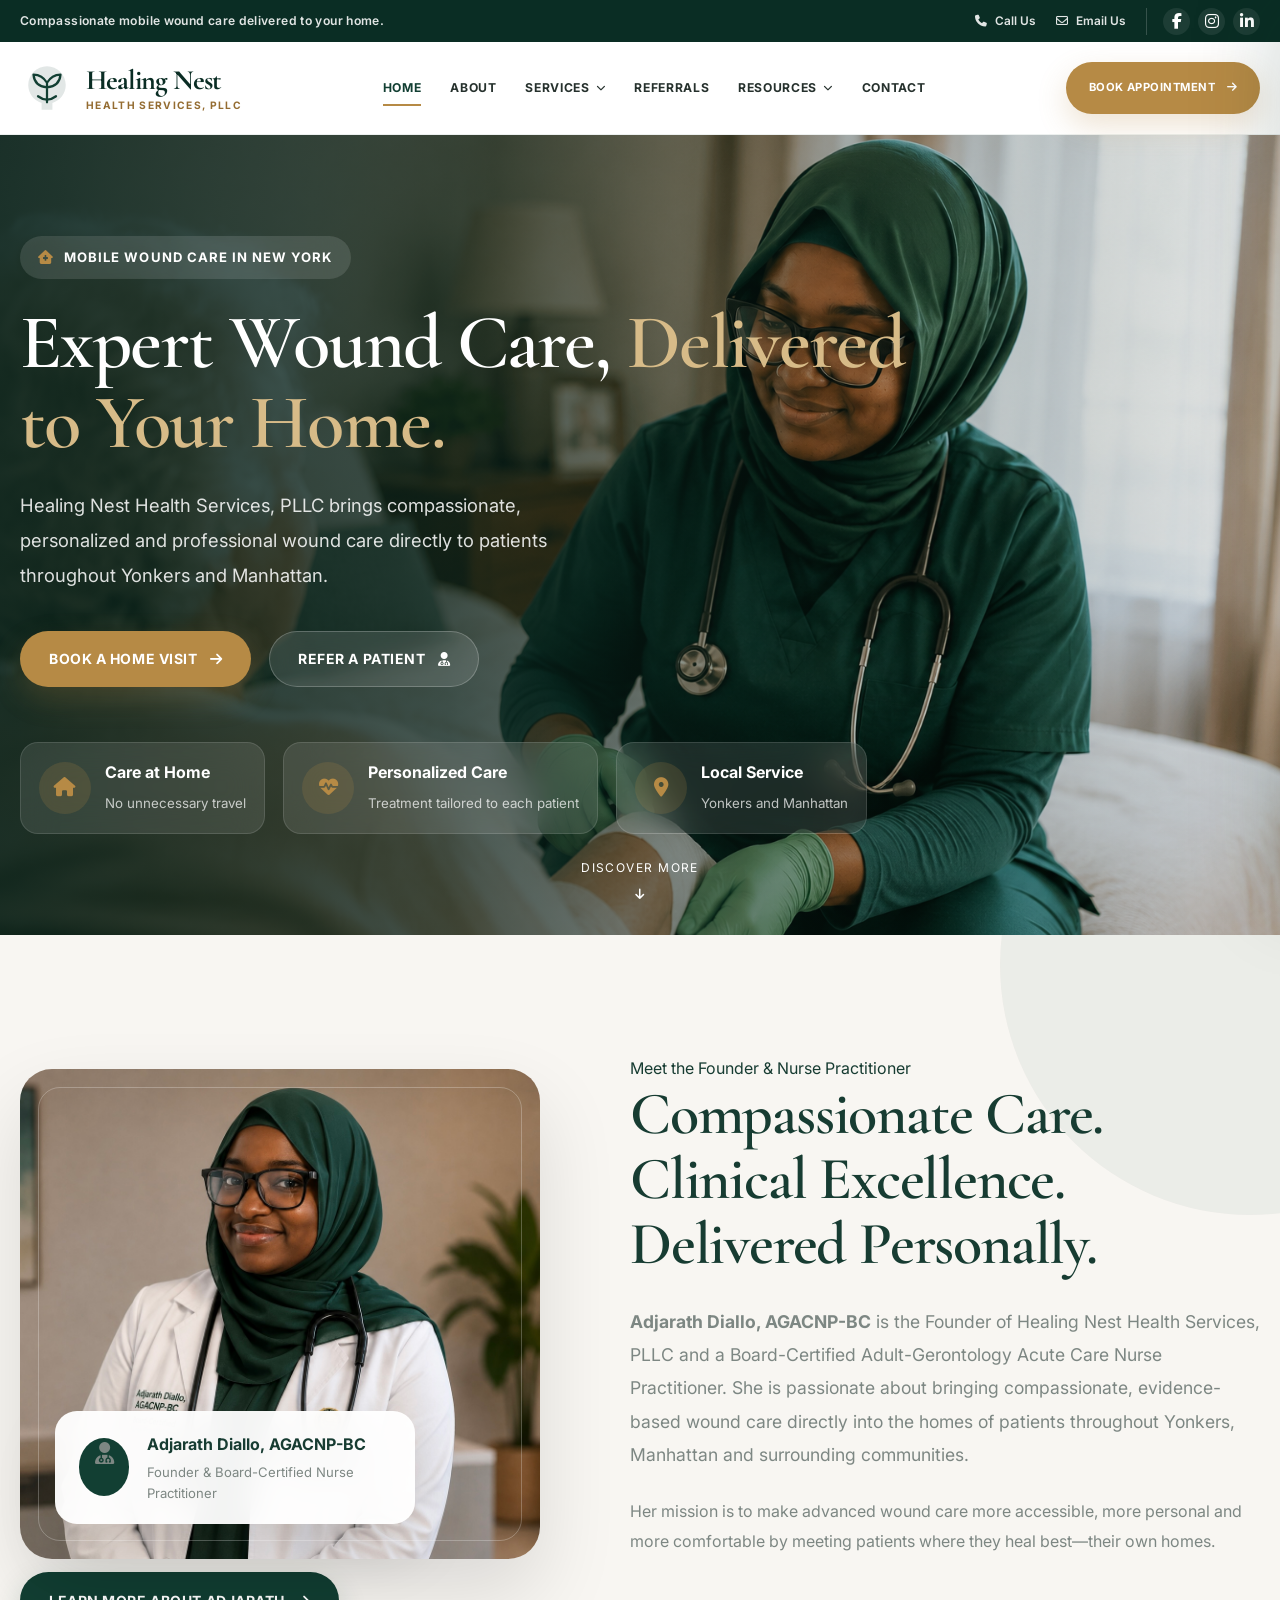
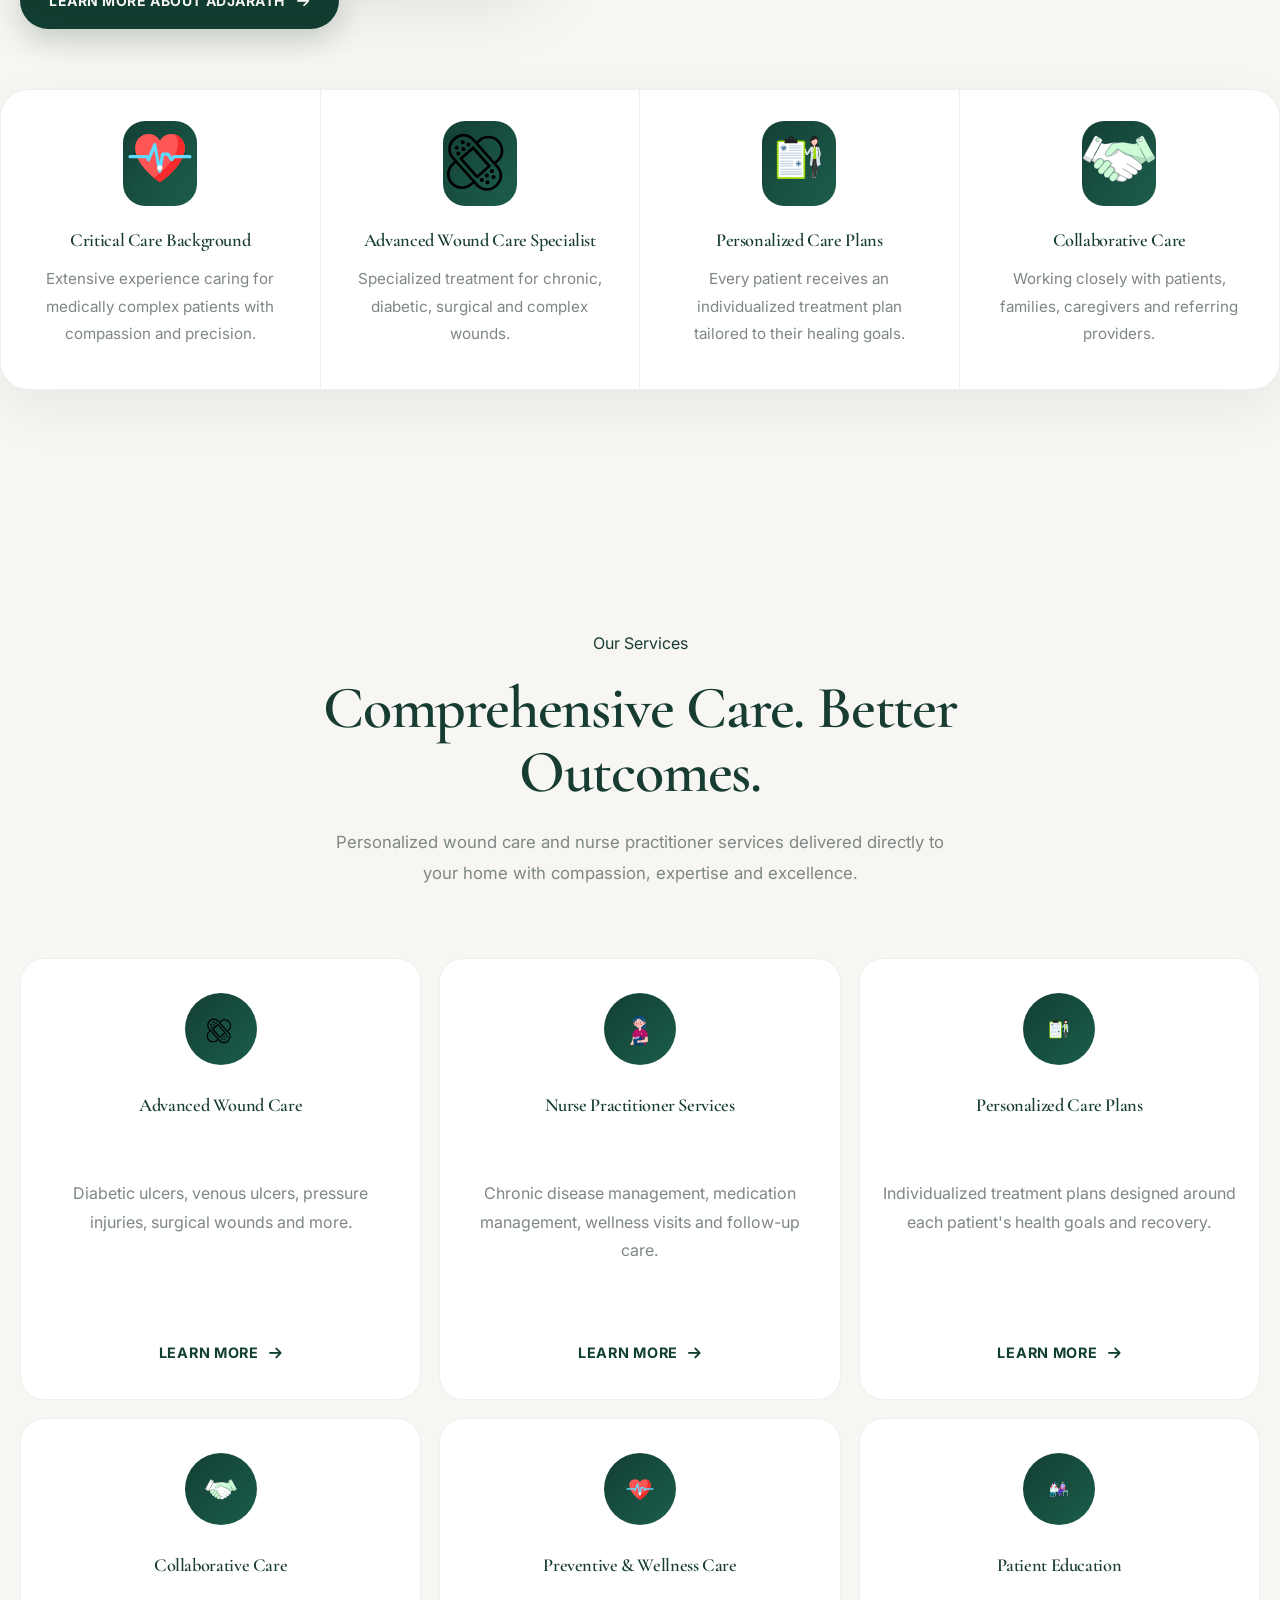
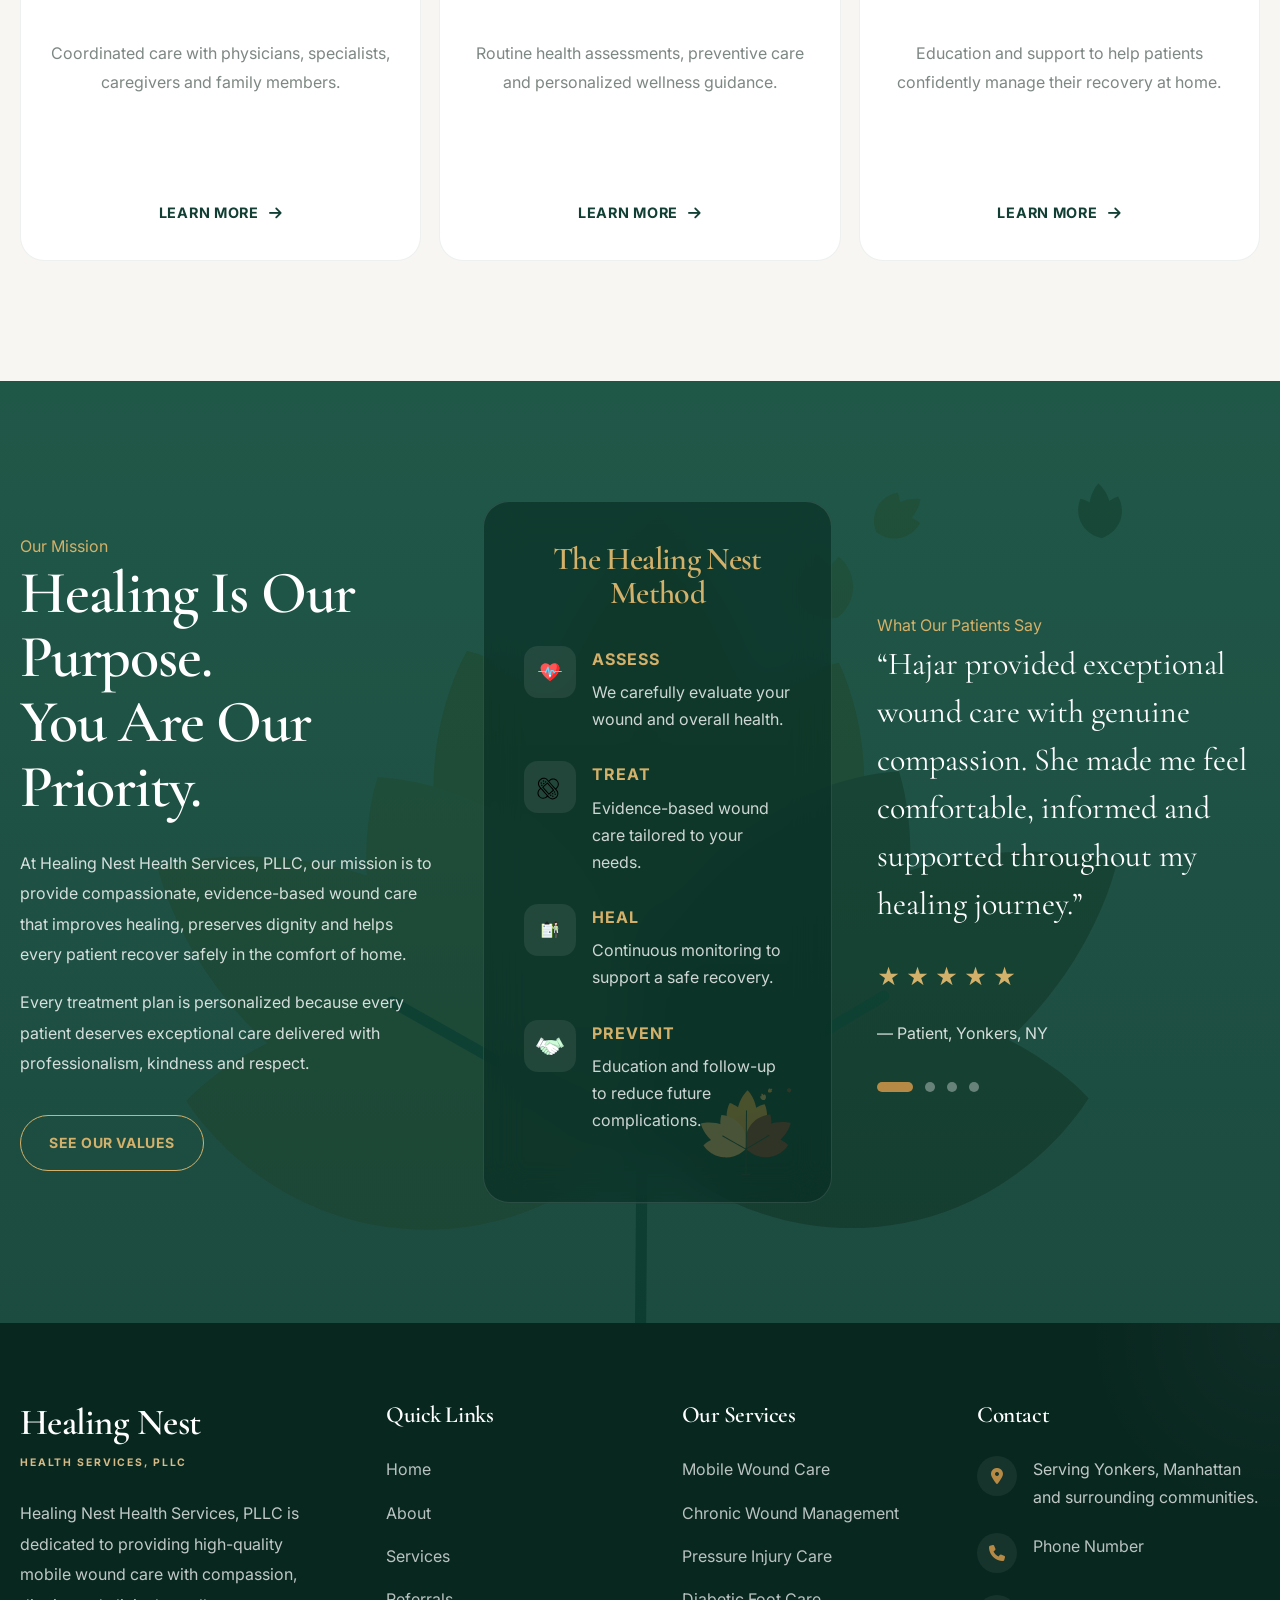
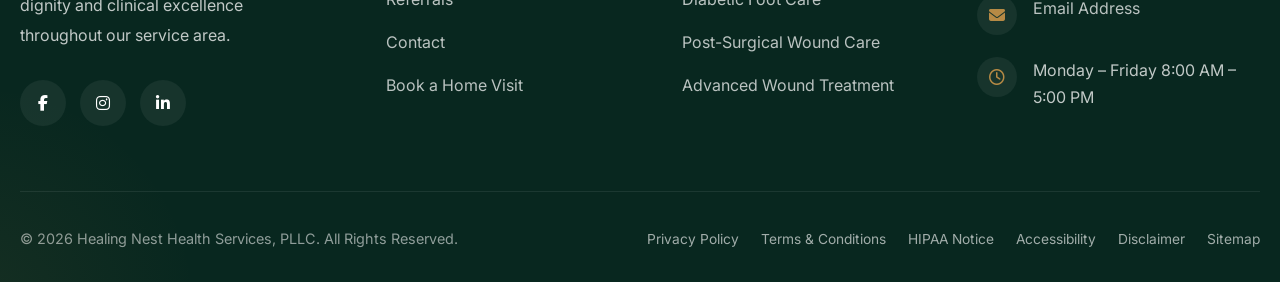
<file: index.html>
<!DOCTYPE html>
<html lang="en">
<head>
  <meta charset="UTF-8">

  <meta
    name="viewport"
    content="width=device-width, initial-scale=1.0"
  >

  <title>
    Mobile Wound Care in Yonkers & Manhattan |
    Healing Nest Health Services, PLLC
  </title>

  <meta
    name="description"
    content="Healing Nest Health Services, PLLC provides compassionate mobile wound care services in Yonkers and Manhattan, New York. Expert wound care delivered directly to your home."
  >

  <meta
    name="keywords"
    content="mobile wound care, wound care Yonkers, wound care Manhattan, home wound care, diabetic wound care, pressure injury care, post-surgical wound care"
  >

  <meta name="author" content="Healing Nest Health Services, PLLC">

  <meta name="robots" content="index, follow">

  <meta name="theme-color" content="#123f33">

  <!-- Open Graph -->
  <meta
    property="og:title"
    content="Healing Nest Health Services, PLLC"
  >

  <meta
    property="og:description"
    content="Compassionate mobile wound care delivered directly to your home in Yonkers and Manhattan."
  >

  <meta property="og:type" content="website">

  <meta property="og:image" content="/images/hero-wound-care.PNG">

  <!-- Favicon -->
  <link rel="icon" type="image/png" href="/images/favicon.png">

  <!-- Font Awesome -->
  <link
    rel="stylesheet"
    href="https://cdnjs.cloudflare.com/ajax/libs/font-awesome/6.7.2/css/all.min.css"
  >

  <!-- Main CSS -->
  <link rel="stylesheet" href="/css/style.css">
</head>

<body>

  <!-- Header injected from components/header.html -->
  <div id="header-container"></div>

  <main id="main-content">

    <!-- =====================================================
         HERO
    ====================================================== -->

    <section class="home-hero">

      <div class="home-hero-background">
        <img
          src="/images/hero-wound-care.PNG"
          alt="Mobile wound care professional providing compassionate care to a patient at home"
        >

        <div class="home-hero-overlay"></div>
      </div>

      <div class="container home-hero-container">

        <div class="home-hero-content animate-fade-up">

          <span class="hero-eyebrow">
            <i class="fa-solid fa-house-medical"></i>
            Mobile Wound Care in New York
          </span>

          <h1>
            Expert Wound Care,
            <span>Delivered to Your Home.</span>
          </h1>

          <p class="hero-description">
            Healing Nest Health Services, PLLC brings compassionate,
            personalized and professional wound care directly to patients
            throughout Yonkers and Manhattan.
          </p>

          <div class="hero-actions">

            <a href="/book.html" class="btn btn-accent">
              Book a Home Visit
              <i class="fa-solid fa-arrow-right"></i>
            </a>

            <a href="/referrals.html" class="btn hero-secondary-button">
              Refer a Patient
              <i class="fa-solid fa-user-doctor"></i>
            </a>

          </div>

          <div class="hero-trust">

            <div class="hero-trust-item">
              <span class="hero-trust-icon">
                <i class="fa-solid fa-house"></i>
              </span>

              <span>
                <strong>Care at Home</strong>
                <small>No unnecessary travel</small>
              </span>
            </div>

            <div class="hero-trust-item">
              <span class="hero-trust-icon">
                <i class="fa-solid fa-heart-pulse"></i>
              </span>

              <span>
                <strong>Personalized Care</strong>
                <small>Treatment tailored to each patient</small>
              </span>
            </div>

            <div class="hero-trust-item">
              <span class="hero-trust-icon">
                <i class="fa-solid fa-location-dot"></i>
              </span>

              <span>
                <strong>Local Service</strong>
                <small>Yonkers and Manhattan</small>
              </span>
            </div>

          </div>

        </div>

      </div>

      <!-- Floating cards -->

     

      <a
        href="#about"
        class="hero-scroll-indicator"
        aria-label="Scroll to learn more about Healing Nest"
      >
        <span>Discover More</span>
        <i class="fa-solid fa-arrow-down"></i>
      </a>

    </section>



    <!-- =========================================================
     MEET THE FOUNDER
========================================================= -->

<section class="founder-section section">

    <div class="container">

        <div class="founder-grid">

            <!-- LEFT IMAGE -->

            <div class="founder-image">

                <div class="founder-image-wrapper">

                    <img
                        src="/images/adjarath-diallo.jpg"
                        alt="Adjarath Diallo, AGACNP-BC"
                    >

                </div>

                <div class="founder-badge">

                    <span class="badge-icon">

                        <i class="fa-solid fa-user-doctor"></i>

                    </span>

                    <div>

                        <strong>
                            Adjarath Diallo, AGACNP-BC
                        </strong>

                        <span>
                            Founder & Board-Certified Nurse Practitioner
                        </span>

                    </div>

                </div>

            </div>

            <!-- RIGHT CONTENT -->

            <div class="founder-content">

                <span class="section-eyebrow">

                    Meet the Founder & Nurse Practitioner

                </span>

                <h2>

                    Compassionate Care.
                    <br>
                    Clinical Excellence.
                    <br>
                    Delivered Personally.

                </h2>

                <p class="section-intro">

                    <strong>Adjarath Diallo, AGACNP-BC</strong>
                    is the Founder of Healing Nest Health Services, PLLC and
                    a Board-Certified Adult-Gerontology Acute Care Nurse Practitioner.
                    She is passionate about bringing compassionate,
                    evidence-based wound care directly into the homes of
                    patients throughout Yonkers, Manhattan and surrounding
                    communities.

                </p>

                <p>

                    Her mission is to make advanced wound care more accessible,
                    more personal and more comfortable by meeting patients
                    where they heal best—their own homes.

                </p>

                </div>
             </div>

                <a href="about.html"
                   class="btn btn-primary">

                    Learn More About Adjarath

                    <i class="fa-solid fa-arrow-right"></i>

                </a>

            </div>

        </div>

    <!-- FEATURES -->

                <div class="founder-features">

                    <!-- ITEM -->

                    <div class="founder-feature">

                        <div class="founder-feature-icon">

                            <!-- HEART SVG -->

                           <div class="founder-feature-icon">

    <img src="images/HeartBeat | Medical.svg"

         alt="Critical Care">

</div>

                        </div>

                        <div>

                            <h3>

                                Critical Care Background

                            </h3>

                            <p>

                                Extensive experience caring for medically
                                complex patients with compassion and precision.

                            </p>

                        </div>

                    </div>

                    <!-- ITEM -->

                    <div class="founder-feature">

                        <div class="founder-feature-icon">

                            <!-- BANDAGE -->

                            <div class="founder-feature-icon">

    <img src="images/Bandages.svg"

         alt="Advanced Wound Care">

</div>

                        </div>

                        <div>

                            <h3>

                                Advanced Wound Care Specialist

                            </h3>

                            <p>

                                Specialized treatment for chronic,
                                diabetic, surgical and complex wounds.

                            </p>

                        </div>

                    </div>

                    <!-- ITEM -->

                    <div class="founder-feature">

                        <div class="founder-feature-icon">

                            <!-- CLIPBOARD -->

                            <div class="founder-feature-icon">

    <img src="images/Medical Info.svg"

         alt="Personalized Care Plans">

</div>

                        </div>

                        <div>

                            <h3>

                                Personalized Care Plans

                            </h3>

                            <p>

                                Every patient receives an individualized
                                treatment plan tailored to their healing goals.

                            </p>

                        </div>

                    </div>

                    <!-- ITEM -->

                    <div class="founder-feature">

                        <div class="founder-feature-icon">

                            <!-- HANDSHAKE -->

                           <div class="founder-feature-icon">

    <img src="images/Handshake Loop.svg"

         alt="Collaborative Care">

</div>

                        </div>

                        <div>

                            <h3>

                                Collaborative Care

                            </h3>

                            <p>

                                Working closely with patients,
                                families, caregivers and referring providers.

                            </p>

                        </div>

    </div>

</section>



<!-- =========================================================
     OUR SERVICES
========================================================= -->

<section class="services-section section">

    <div class="container">

       <div class="section-header">

    <span class="section-eyebrow">
        Our Services
    </span>

    <h2>
        Comprehensive Care. Better Outcomes.
    </h2>

    <p class="section-description">
        Personalized wound care and nurse practitioner services delivered
        directly to your home with compassion, expertise and excellence.
    </p>

</div>

        <div class="services-grid">

            <!-- CARD 1 -->

            <article class="service-card">

                <div class="service-icon">

                    <img src="images/Bandages.svg" alt="Advanced Wound Care">

                </div>

                <h3>
                    Advanced Wound Care
                </h3>

                <p>
                    Diabetic ulcers, venous ulcers, pressure injuries,
                    surgical wounds and more.
                </p>

                <a href="services.html#advanced-wound-care">

                    Learn More

                    <i class="fa-solid fa-arrow-right"></i>

                </a>

            </article>

            <!-- CARD 2 -->

            <article class="service-card">

                <div class="service-icon">

                    <img src="images/Nurse Hospital.svg" alt="Nurse Practitioner Services">

                </div>

                <h3>
                    Nurse Practitioner Services
                </h3>

                <p>
                    Chronic disease management, medication management,
                    wellness visits and follow-up care.
                </p>

                <a href="services.html#nurse-practitioner">

                    Learn More

                    <i class="fa-solid fa-arrow-right"></i>

                </a>

            </article>

            <!-- CARD 3 -->

            <article class="service-card">

                <div class="service-icon">

                    <img src="images/Medical Info.svg" alt="Care Plans">

                </div>

                <h3>
                    Personalized Care Plans
                </h3>

                <p>
                    Individualized treatment plans designed around each
                    patient's health goals and recovery.
                </p>

                <a href="services.html#care-plans">

                    Learn More

                    <i class="fa-solid fa-arrow-right"></i>

                </a>

            </article>

            <!-- CARD 4 -->

            <article class="service-card">

                <div class="service-icon">

                    <img src="images/Handshake Loop.svg" alt="Collaborative Care">

                </div>

                <h3>
                    Collaborative Care
                </h3>

                <p>
                    Coordinated care with physicians, specialists,
                    caregivers and family members.
                </p>

                <a href="services.html#collaborative-care">

                    Learn More

                    <i class="fa-solid fa-arrow-right"></i>

                </a>

            </article>

            <!-- CARD 5 -->

            <article class="service-card">

                <div class="service-icon">

                    <img src="images/HeartBeat | Medical.svg" alt="Preventive Care">

                </div>

                <h3>
                    Preventive & Wellness Care
                </h3>

                <p>
                    Routine health assessments, preventive care and
                    personalized wellness guidance.
                </p>

                <a href="services.html#preventive-care">

                    Learn More

                    <i class="fa-solid fa-arrow-right"></i>

                </a>

            </article>

            <!-- CARD 6 -->

            <article class="service-card">

                <div class="service-icon">

                    <img src="images/Doctor Checking Patient.svg" alt="Patient Education">

                </div>

                <h3>
                    Patient Education
                </h3>

                <p>
                    Education and support to help patients confidently
                    manage their recovery at home.
                </p>

                <a href="services.html#patient-education">

                    Learn More

                    <i class="fa-solid fa-arrow-right"></i>

                </a>

            </article>

        </div>

    </div>

</section>



    <!-- =========================================================
     OUR MISSION
========================================================= -->

<section class="mission-section">

    <div class="container">

        <div class="mission-grid">

            <!-- LEFT -->

            <div class="mission-content">

                <span class="section-eyebrow">
                    Our Mission
                </span>

                <h2>
                    Healing Is Our Purpose.<br>
                    You Are Our Priority.
                </h2>

                <p>
                    At Healing Nest Health Services, PLLC, our mission is to
                    provide compassionate, evidence-based wound care that
                    improves healing, preserves dignity and helps every
                    patient recover safely in the comfort of home.
                </p>

                <p>
                    Every treatment plan is personalized because every
                    patient deserves exceptional care delivered with
                    professionalism, kindness and respect.
                </p>

                <a href="about.html" class="btn btn-outline">
                    See Our Values
                </a>

            </div>

            <!-- CENTER -->

            <div class="method-card">

                <h3>
                    The Healing Nest Method
                </h3>

                <ul class="method-list">

                    <li>

                        <div class="method-icon">

                            <img src="images/HeartBeat | Medical.svg" alt="Assess">

                        </div>

                        <div>

                            <strong>ASSESS</strong>

                            <p>
                                We carefully evaluate your wound and overall health.
                            </p>

                        </div>

                    </li>

                    <li>

                        <div class="method-icon">

                            <img src="images/Bandages.svg" alt="Treat">

                        </div>

                        <div>

                            <strong>TREAT</strong>

                            <p>
                                Evidence-based wound care tailored to your needs.
                            </p>

                        </div>

                    </li>

                    <li>

                        <div class="method-icon">

                            <img src="images/Medical Info.svg" alt="Heal">

                        </div>

                        <div>

                            <strong>HEAL</strong>

                            <p>
                                Continuous monitoring to support a safe recovery.
                            </p>

                        </div>

                    </li>

                    <li>

                        <div class="method-icon">

                            <img src="images/Handshake Loop.svg" alt="Prevent">

                        </div>

                        <div>

                            <strong>PREVENT</strong>

                            <p>
                                Education and follow-up to reduce future complications.
                            </p>

                        </div>

                    </li>

                </ul>

                <img
                    src="images/Thanksgiving.svg"
                    alt="Healing Nest"
                    class="method-logo">

            </div>

            <!-- RIGHT -->

           <div class="testimonial-card">

    <span class="section-eyebrow">
        What Our Patients Say
    </span>

    <div class="testimonial-slider">

        <!-- Testimonial 1 -->
        <div class="testimonial-slide active">

            <blockquote>
                “Hajar provided exceptional wound care with genuine compassion. She made me feel comfortable, informed and supported throughout my healing journey.”
            </blockquote>

            <div class="stars">
                ★★★★★
            </div>

            <p class="testimonial-author">
                — Patient, Yonkers, NY
            </p>

        </div>

        <!-- Testimonial 2 -->
        <div class="testimonial-slide">

            <blockquote>
                “Healing Nest Health Services exceeded every expectation. The care was professional, compassionate and truly personalized.”
            </blockquote>

            <div class="stars">
                ★★★★★
            </div>

            <p class="testimonial-author">
                — Patient, Manhattan, NY
            </p>

        </div>

        <!-- Testimonial 3 -->
        <div class="testimonial-slide">

            <blockquote>
                “Receiving wound care at home made my recovery much easier. I always felt safe, informed and cared for.”
            </blockquote>

            <div class="stars">
                ★★★★★
            </div>

            <p class="testimonial-author">
                — Patient, Westchester County
            </p>

        </div>

        <!-- Testimonial 4 -->
        <div class="testimonial-slide">

            <blockquote>
                “I highly recommend Healing Nest. Every visit was punctual, caring and focused on helping me heal as quickly as possible.”
            </blockquote>

            <div class="stars">
                ★★★★★
            </div>

            <p class="testimonial-author">
                — Patient, Bronx, NY
            </p>

        </div>

    </div>

    <div class="testimonial-dots">

        <span class="testimonial-dot active"></span>

        <span class="testimonial-dot"></span>

        <span class="testimonial-dot"></span>

        <span class="testimonial-dot"></span>

    </div>

</div>

            </div>

        </div>

    </div>

</section>

    

    <!-- =====================================================
         INTRODUCTION STRIP
    ====================================================== -->

   

  </main>

  <!-- Footer injected from components/footer.html -->
  <div id="footer-container"></div>

  <!-- JavaScript -->
  <script src="/js/components.js"></script>
  <script src="/js/script.js"></script>

</body>
</html>
</file>
<file: css/style.css>
/* =========================================================
   HEALING NEST HEALTH SERVICES, PLLC
   Global Design System
   ========================================================= */

/* Google Fonts */
@import url("https://fonts.googleapis.com/css2?family=Cormorant+Garamond:wght@500;600;700&family=Inter:wght@400;500;600;700&display=swap");

/* =========================================================
   1. ROOT VARIABLES
   ========================================================= */

:root {
  /* Brand colors */
  --color-primary: #123f33;
  --color-primary-dark: #0a2d24;
  --color-primary-light: #245e4d;

  --color-accent: #b68a45;
  --color-accent-dark: #946c31;
  --color-accent-light: #d7bb88;

  /* Backgrounds */
  --color-background: #f7f4ee;
  --color-background-soft: #fbfaf7;
  --color-white: #ffffff;
  --color-card: #ffffff;

  /* Text */
  --color-heading: #173c32;
  --color-text: #515b57;
  --color-text-dark: #26312d;
  --color-muted: #7d8783;
  --color-border: #dedbd3;

  /* Status */
  --color-success: #2f765f;
  --color-error: #a63e3e;
  --color-warning: #b47d2d;

  /* Typography */
  --font-heading: "Cormorant Garamond", Georgia, serif;
  --font-body: "Inter", Arial, sans-serif;

  /* Font sizes */
  --font-size-xs: 0.75rem;
  --font-size-sm: 0.875rem;
  --font-size-base: 1rem;
  --font-size-md: 1.125rem;
  --font-size-lg: 1.25rem;
  --font-size-xl: 1.5rem;
  --font-size-2xl: 2rem;
  --font-size-3xl: 2.75rem;
  --font-size-4xl: 3.75rem;
  --font-size-5xl: 5rem;

  /* Spacing */
  --space-1: 0.25rem;
  --space-2: 0.5rem;
  --space-3: 0.75rem;
  --space-4: 1rem;
  --space-5: 1.25rem;
  --space-6: 1.5rem;
  --space-8: 2rem;
  --space-10: 2.5rem;
  --space-12: 3rem;
  --space-16: 4rem;
  --space-20: 5rem;
  --space-24: 6rem;

  /* Layout */
  --container-width: 1240px;
  --container-small: 900px;

  /* Borders */
  --radius-sm: 8px;
  --radius-md: 14px;
  --radius-lg: 22px;
  --radius-xl: 34px;
  --radius-pill: 999px;

  /* Shadows */
  --shadow-sm: 0 8px 24px rgba(18, 63, 51, 0.08);
  --shadow-md: 0 18px 50px rgba(18, 63, 51, 0.12);
  --shadow-lg: 0 28px 80px rgba(10, 45, 36, 0.18);

  /* Transitions */
  --transition-fast: 180ms ease;
  --transition-base: 300ms ease;
  --transition-slow: 600ms ease;
}

/* =========================================================
   2. RESET
   ========================================================= */

*,
*::before,
*::after {
  box-sizing: border-box;
}

html {
  scroll-behavior: smooth;
  scroll-padding-top: 110px;
}

body {
  margin: 0;
  font-family: var(--font-body);
  font-size: var(--font-size-base);
  line-height: 1.7;
  color: var(--color-text);
  background: var(--color-background-soft);
  overflow-x: hidden;
  -webkit-font-smoothing: antialiased;
  text-rendering: optimizeLegibility;
}

img,
picture,
video,
canvas,
svg {
  display: block;
  max-width: 100%;
}

img {
  height: auto;
}

button,
input,
textarea,
select {
  font: inherit;
}

button {
  border: none;
}

a {
  color: inherit;
  text-decoration: none;
}

ul,
ol {
  margin: 0;
  padding: 0;
  list-style: none;
}

h1,
h2,
h3,
h4,
h5,
h6,
p {
  margin-top: 0;
}

::selection {
  color: var(--color-white);
  background: var(--color-primary);
}

/* =========================================================
   3. TYPOGRAPHY
   ========================================================= */

h1,
h2,
h3,
h4,
h5,
h6 {
  font-family: var(--font-heading);
  color: var(--color-heading);
  line-height: 1.08;
  font-weight: 600;
  letter-spacing: -0.02em;
}

h1 {
  font-size: clamp(3rem, 7vw, var(--font-size-5xl));
}

h2 {
  font-size: clamp(2.4rem, 5vw, var(--font-size-4xl));
}

h3 {
  font-size: clamp(1.75rem, 3vw, var(--font-size-2xl));
}

h4 {
  font-size: var(--font-size-xl);
}

p {
  margin-bottom: var(--space-4);
}

.lead {
  max-width: 700px;
  font-size: clamp(1.05rem, 2vw, 1.25rem);
  color: var(--color-text);
}

.eyebrow {
  display: inline-flex;
  align-items: center;
  gap: var(--space-3);
  margin-bottom: var(--space-4);
  color: var(--color-accent-dark);
  font-size: var(--font-size-xs);
  font-weight: 700;
  letter-spacing: 0.18em;
  text-transform: uppercase;
}

.eyebrow::before {
  width: 34px;
  height: 1px;
  content: "";
  background: var(--color-accent);
}

.text-center {
  text-align: center;
}

.text-white {
  color: var(--color-white);
}

.text-primary {
  color: var(--color-primary);
}

.text-accent {
  color: var(--color-accent);
}

.text-muted {
  color: var(--color-muted);
}

/* =========================================================
   4. CONTAINERS AND SECTIONS
   ========================================================= */

.container {
  width: min(calc(100% - 40px), var(--container-width));
  margin-inline: auto;
}

.container-small {
  width: min(calc(100% - 40px), var(--container-small));
  margin-inline: auto;
}

.section {
  position: relative;
  padding: var(--space-24) 0;
}

.section-small {
  padding: var(--space-16) 0;
}

.section-light {
  background: var(--color-background);
}

.section-white {
  background: var(--color-white);
}

.section-dark {
  color: rgba(255, 255, 255, 0.82);
  background:
    radial-gradient(
      circle at top right,
      rgba(182, 138, 69, 0.16),
      transparent 34%
    ),
    var(--color-primary-dark);
}

.section-dark h1,
.section-dark h2,
.section-dark h3,
.section-dark h4 {
  color: var(--color-white);
}

.section-header {
  max-width: 760px;
  margin-bottom: var(--space-12);
}

.section-header.center {
  margin-inline: auto;
  text-align: center;
}

.section-header.center .eyebrow {
  justify-content: center;
}

.section-header.center .eyebrow::after {
  width: 34px;
  height: 1px;
  content: "";
  background: var(--color-accent);
}

/* =========================================================
   5. GRID SYSTEM
   ========================================================= */

.grid {
  display: grid;
  gap: var(--space-8);
}

.grid-2 {
  grid-template-columns: repeat(2, minmax(0, 1fr));
}

.grid-3 {
  grid-template-columns: repeat(3, minmax(0, 1fr));
}

.grid-4 {
  grid-template-columns: repeat(4, minmax(0, 1fr));
}

.flex {
  display: flex;
}

.flex-center {
  display: flex;
  align-items: center;
  justify-content: center;
}

.flex-between {
  display: flex;
  align-items: center;
  justify-content: space-between;
}

.align-center {
  align-items: center;
}

.gap-2 {
  gap: var(--space-2);
}

.gap-4 {
  gap: var(--space-4);
}

.gap-6 {
  gap: var(--space-6);
}

.gap-8 {
  gap: var(--space-8);
}

/* =========================================================
   6. BUTTONS
   ========================================================= */

.btn {
  position: relative;
  display: inline-flex;
  min-height: 52px;
  align-items: center;
  justify-content: center;
  gap: var(--space-3);
  padding: 0.95rem 1.75rem;
  border: 1px solid transparent;
  border-radius: var(--radius-pill);
  cursor: pointer;
  overflow: hidden;
  font-size: var(--font-size-sm);
  font-weight: 700;
  letter-spacing: 0.04em;
  text-align: center;
  text-transform: uppercase;
  transition:
    transform var(--transition-base),
    box-shadow var(--transition-base),
    color var(--transition-base),
    background var(--transition-base),
    border-color var(--transition-base);
}

.btn::before {
  position: absolute;
  top: 0;
  left: -120%;
  width: 90%;
  height: 100%;
  content: "";
  background: linear-gradient(
    110deg,
    transparent,
    rgba(255, 255, 255, 0.25),
    transparent
  );
  transform: skewX(-20deg);
  transition: left 700ms ease;
}

.btn:hover::before {
  left: 130%;
}

.btn:hover {
  transform: translateY(-3px);
}

.btn-primary {
  color: var(--color-white);
  background: var(--color-primary);
  box-shadow: 0 12px 30px rgba(18, 63, 51, 0.2);
}

.btn-primary:hover {
  background: var(--color-primary-dark);
  box-shadow: 0 18px 38px rgba(18, 63, 51, 0.28);
}

.btn-accent {
  color: var(--color-white);
  background: var(--color-accent);
  box-shadow: 0 12px 30px rgba(182, 138, 69, 0.24);
}

.btn-accent:hover {
  background: var(--color-accent-dark);
  box-shadow: 0 18px 38px rgba(182, 138, 69, 0.32);
}

.btn-outline {
  color: var(--color-primary);
  border-color: rgba(18, 63, 51, 0.35);
  background: transparent;
}

.btn-outline:hover {
  color: var(--color-white);
  border-color: var(--color-primary);
  background: var(--color-primary);
}

.btn-light {
  color: var(--color-primary-dark);
  background: var(--color-white);
}

.btn-light:hover {
  color: var(--color-white);
  background: var(--color-accent);
}

.btn-small {
  min-height: 44px;
  padding: 0.75rem 1.35rem;
  font-size: 0.78rem;
}

/* =========================================================
   7. CARDS
   ========================================================= */

.card {
  position: relative;
  height: 100%;
  padding: var(--space-8);
  border: 1px solid rgba(18, 63, 51, 0.08);
  border-radius: var(--radius-lg);
  background: var(--color-card);
  box-shadow: var(--shadow-sm);
  transition:
    transform var(--transition-base),
    box-shadow var(--transition-base),
    border-color var(--transition-base);
}

.card:hover {
  border-color: rgba(182, 138, 69, 0.35);
  box-shadow: var(--shadow-md);
  transform: translateY(-8px);
}

.card-icon {
  display: inline-flex;
  width: 58px;
  height: 58px;
  align-items: center;
  justify-content: center;
  margin-bottom: var(--space-6);
  border-radius: 50%;
  color: var(--color-primary);
  background: rgba(18, 63, 51, 0.08);
  font-size: 1.35rem;
}

.card h3,
.card h4 {
  margin-bottom: var(--space-3);
}

.service-card {
  overflow: hidden;
  padding: 0;
}

.service-card-image {
  height: 250px;
  overflow: hidden;
}

.service-card-image img {
  width: 100%;
  height: 100%;
  object-fit: cover;
  transition: transform var(--transition-slow);
}

.service-card:hover .service-card-image img {
  transform: scale(1.06);
}

.service-card-content {
  padding: var(--space-8);
}

.feature-card {
  border-color: rgba(255, 255, 255, 0.14);
  color: rgba(255, 255, 255, 0.78);
  background: rgba(255, 255, 255, 0.06);
  box-shadow: none;
  backdrop-filter: blur(12px);
}

.feature-card h3,
.feature-card h4 {
  color: var(--color-white);
}

.feature-card:hover {
  border-color: rgba(215, 187, 136, 0.4);
  background: rgba(255, 255, 255, 0.09);
}

/* =========================================================
   8. FORMS
   ========================================================= */

.form-group {
  margin-bottom: var(--space-5);
}

.form-label {
  display: block;
  margin-bottom: var(--space-2);
  color: var(--color-text-dark);
  font-size: var(--font-size-sm);
  font-weight: 600;
}

.form-control {
  width: 100%;
  min-height: 54px;
  padding: 0.9rem 1rem;
  border: 1px solid var(--color-border);
  border-radius: var(--radius-md);
  outline: none;
  color: var(--color-text-dark);
  background: var(--color-white);
  transition:
    border-color var(--transition-fast),
    box-shadow var(--transition-fast),
    background var(--transition-fast);
}

textarea.form-control {
  min-height: 150px;
  resize: vertical;
}

.form-control::placeholder {
  color: #9ca39f;
}

.form-control:hover {
  border-color: rgba(18, 63, 51, 0.35);
}

.form-control:focus {
  border-color: var(--color-primary);
  box-shadow: 0 0 0 4px rgba(18, 63, 51, 0.1);
}

.form-card {
  padding: clamp(1.5rem, 5vw, 3rem);
  border-radius: var(--radius-xl);
  background: var(--color-white);
  box-shadow: var(--shadow-md);
}

/* =========================================================
   9. BADGES AND PILLS
   ========================================================= */

.badge {
  display: inline-flex;
  align-items: center;
  gap: var(--space-2);
  padding: 0.45rem 0.85rem;
  border-radius: var(--radius-pill);
  color: var(--color-primary);
  background: rgba(18, 63, 51, 0.08);
  font-size: var(--font-size-xs);
  font-weight: 700;
  letter-spacing: 0.04em;
  text-transform: uppercase;
}

.badge-accent {
  color: var(--color-accent-dark);
  background: rgba(182, 138, 69, 0.13);
}

/* =========================================================
   10. IMAGE STYLES
   ========================================================= */

.image-rounded {
  border-radius: var(--radius-xl);
}

.image-shadow {
  box-shadow: var(--shadow-lg);
}

.image-frame {
  position: relative;
}

.image-frame::before {
  position: absolute;
  right: -18px;
  bottom: -18px;
  z-index: -1;
  width: 55%;
  height: 55%;
  border-radius: var(--radius-lg);
  content: "";
  background: var(--color-accent-light);
}

/* =========================================================
   11. DIVIDERS
   ========================================================= */

.divider {
  width: 100%;
  height: 1px;
  margin: var(--space-8) 0;
  border: 0;
  background: var(--color-border);
}

.divider-accent {
  width: 70px;
  height: 2px;
  margin: var(--space-5) 0;
  background: var(--color-accent);
}

/* =========================================================
   12. LINKS
   ========================================================= */

.link {
  display: inline-flex;
  align-items: center;
  gap: var(--space-2);
  color: var(--color-primary);
  font-weight: 700;
  transition:
    color var(--transition-fast),
    gap var(--transition-fast);
}

.link:hover {
  gap: var(--space-3);
  color: var(--color-accent-dark);
}

/* =========================================================
   13. PAGE HERO
   ========================================================= */

.page-hero {
  position: relative;
  min-height: 420px;
  display: flex;
  align-items: center;
  color: var(--color-white);
  background:
    linear-gradient(
      90deg,
      rgba(10, 45, 36, 0.94),
      rgba(10, 45, 36, 0.55)
    ),
    center / cover no-repeat;
}

.page-hero h1 {
  max-width: 760px;
  margin-bottom: var(--space-4);
  color: var(--color-white);
}

.page-hero p {
  max-width: 650px;
  font-size: var(--font-size-md);
  color: rgba(255, 255, 255, 0.82);
}

/* =========================================================
   14. CTA SECTION
   ========================================================= */

.cta-box {
  position: relative;
  overflow: hidden;
  padding: clamp(2.5rem, 7vw, 5rem);
  border-radius: var(--radius-xl);
  color: rgba(255, 255, 255, 0.82);
  background:
    radial-gradient(
      circle at top right,
      rgba(215, 187, 136, 0.23),
      transparent 34%
    ),
    var(--color-primary);
  box-shadow: var(--shadow-lg);
}

.cta-box h2,
.cta-box h3 {
  color: var(--color-white);
}

.cta-box::after {
  position: absolute;
  right: -110px;
  bottom: -160px;
  width: 330px;
  height: 330px;
  border: 1px solid rgba(255, 255, 255, 0.12);
  border-radius: 50%;
  content: "";
}

/* =========================================================
   15. ANIMATIONS
   ========================================================= */

@keyframes fadeUp {
  from {
    opacity: 0;
    transform: translateY(35px);
  }

  to {
    opacity: 1;
    transform: translateY(0);
  }
}

@keyframes fadeIn {
  from {
    opacity: 0;
  }

  to {
    opacity: 1;
  }
}

@keyframes scaleIn {
  from {
    opacity: 0;
    transform: scale(0.94);
  }

  to {
    opacity: 1;
    transform: scale(1);
  }
}

@keyframes float {
  0%,
  100% {
    transform: translateY(0);
  }

  50% {
    transform: translateY(-10px);
  }
}

.animate-fade-up {
  animation: fadeUp 800ms ease both;
}

.animate-fade-in {
  animation: fadeIn 800ms ease both;
}

.animate-scale-in {
  animation: scaleIn 700ms ease both;
}

.animate-float {
  animation: float 4s ease-in-out infinite;
}

.reveal {
  opacity: 0;
  transform: translateY(35px);
  transition:
    opacity 700ms ease,
    transform 700ms ease;
}

.reveal.active {
  opacity: 1;
  transform: translateY(0);
}

/* =========================================================
   16. ACCESSIBILITY
   ========================================================= */

.skip-link {
  position: fixed;
  top: 12px;
  left: 12px;
  z-index: 9999;
  padding: 0.8rem 1.2rem;
  border-radius: var(--radius-sm);
  color: var(--color-white);
  background: var(--color-primary-dark);
  transform: translateY(-150%);
  transition: transform var(--transition-fast);
}

.skip-link:focus {
  transform: translateY(0);
}

:focus-visible {
  outline: 3px solid rgba(182, 138, 69, 0.65);
  outline-offset: 4px;
}

/* =========================================================
   17. UTILITY CLASSES
   ========================================================= */

.m-0 {
  margin: 0;
}

.mt-4 {
  margin-top: var(--space-4);
}

.mt-6 {
  margin-top: var(--space-6);
}

.mt-8 {
  margin-top: var(--space-8);
}

.mt-12 {
  margin-top: var(--space-12);
}

.mb-0 {
  margin-bottom: 0;
}

.mb-4 {
  margin-bottom: var(--space-4);
}

.mb-6 {
  margin-bottom: var(--space-6);
}

.mb-8 {
  margin-bottom: var(--space-8);
}

.mb-12 {
  margin-bottom: var(--space-12);
}

.w-100 {
  width: 100%;
}

.hidden {
  display: none !important;
}

/* =========================================================
   18. TABLET RESPONSIVE
   ========================================================= */

@media (max-width: 1024px) {
  :root {
    --space-24: 5rem;
  }

  .grid-4 {
    grid-template-columns: repeat(2, minmax(0, 1fr));
  }

  .grid-3 {
    grid-template-columns: repeat(2, minmax(0, 1fr));
  }
}

/* =========================================================
   19. MOBILE RESPONSIVE
   ========================================================= */

@media (max-width: 768px) {
  :root {
    --space-24: 4rem;
    --space-20: 4rem;
    --space-16: 3rem;
  }

  html {
    scroll-padding-top: 80px;
  }

  body {
    font-size: 0.96rem;
  }

  .container,
  .container-small {
    width: min(calc(100% - 28px), var(--container-width));
  }

  .section {
    padding: var(--space-16) 0;
  }

  .grid-2,
  .grid-3,
  .grid-4 {
    grid-template-columns: 1fr;
  }

  .flex-between {
    align-items: flex-start;
    flex-direction: column;
  }

  .btn {
    width: 100%;
  }

  .card {
    padding: var(--space-6);
    border-radius: var(--radius-md);
  }

  .service-card {
    padding: 0;
  }

  .service-card-image {
    height: 220px;
  }

  .service-card-content {
    padding: var(--space-6);
  }

  .image-frame::before {
    right: -8px;
    bottom: -8px;
  }

  .page-hero {
    min-height: 360px;
  }

  .cta-box {
    border-radius: var(--radius-lg);
  }
}

/* =========================================================
   20. VERY SMALL SCREENS
   ========================================================= */

@media (max-width: 420px) {
  h1 {
    font-size: 2.65rem;
  }

  h2 {
    font-size: 2.2rem;
  }

  .container,
  .container-small {
    width: min(calc(100% - 22px), var(--container-width));
  }

  .section {
    padding: 3.5rem 0;
  }
}

/* =========================================================
   21. REDUCED MOTION
   ========================================================= */

@media (prefers-reduced-motion: reduce) {
  *,
  *::before,
  *::after {
    scroll-behavior: auto !important;
    animation-duration: 0.01ms !important;
    animation-iteration-count: 1 !important;
    transition-duration: 0.01ms !important;
  }

  .reveal {
    opacity: 1;
    transform: none;
  }
}

/* =========================================================
   HEALING NEST HEADER
   ========================================================= */

.site-header {
  position: relative;
  z-index: 1000;
  width: 100%;
}

.top-bar {
  position: relative;
  z-index: 1002;
  color: rgba(255, 255, 255, 0.88);
  background: var(--color-primary-dark);
}

.top-bar-inner {
  min-height: 42px;
  display: flex;
  align-items: center;
  justify-content: space-between;
  gap: var(--space-6);
}

.top-bar-message {
  margin: 0;
  font-size: 0.76rem;
  font-weight: 600;
  letter-spacing: 0.03em;
}

.top-bar-links {
  display: flex;
  align-items: center;
  gap: var(--space-5);
}

.top-bar-links > a {
  display: inline-flex;
  align-items: center;
  gap: var(--space-2);
  font-size: 0.74rem;
  font-weight: 600;
  transition: color var(--transition-fast);
}

.top-bar-links > a:hover {
  color: var(--color-accent-light);
}

.top-socials {
  display: flex;
  align-items: center;
  gap: var(--space-2);
  padding-left: var(--space-4);
  border-left: 1px solid rgba(255, 255, 255, 0.18);
}

.top-socials a {
  display: inline-flex;
  width: 27px;
  height: 27px;
  align-items: center;
  justify-content: center;
  border-radius: 50%;
  color: var(--color-white);
  background: rgba(255, 255, 255, 0.08);
  transition:
    color var(--transition-fast),
    background var(--transition-fast),
    transform var(--transition-fast);
}

.top-socials a:hover {
  color: var(--color-primary-dark);
  background: var(--color-accent-light);
  transform: translateY(-2px);
}

/* Main navigation */

.main-navigation {
  position: relative;
  z-index: 1001;
  border-bottom: 1px solid rgba(18, 63, 51, 0.08);
  background: rgba(255, 255, 255, 0.97);
  transition:
    background var(--transition-base),
    box-shadow var(--transition-base),
    transform var(--transition-base);
}

.site-header.is-sticky .main-navigation {
  position: fixed;
  top: 0;
  left: 0;
  width: 100%;
  background: rgba(255, 255, 255, 0.92);
  box-shadow: 0 12px 40px rgba(10, 45, 36, 0.11);
  backdrop-filter: blur(18px);
  animation: headerSlideDown 350ms ease both;
}

@keyframes headerSlideDown {
  from {
    opacity: 0;
    transform: translateY(-100%);
  }

  to {
    opacity: 1;
    transform: translateY(0);
  }
}

.navigation-inner {
  min-height: 92px;
  display: flex;
  align-items: center;
  justify-content: space-between;
  gap: var(--space-8);
}

/* Brand */

.brand {
  display: inline-flex;
  flex-shrink: 0;
  align-items: center;
  gap: 0.75rem;
}

.brand-mark {
  display: inline-flex;
  width: 54px;
  height: 54px;
  flex-shrink: 0;
  align-items: center;
  justify-content: center;
  color: var(--color-primary);
  transition:
    color var(--transition-fast),
    transform var(--transition-base);
}

.brand-mark svg {
  width: 100%;
  height: 100%;
}

.brand:hover .brand-mark {
  color: var(--color-accent-dark);
  transform: rotate(-3deg) scale(1.04);
}

.brand-text {
  display: flex;
  flex-direction: column;
  line-height: 1;
}

.brand-text strong {
  color: var(--color-primary-dark);
  font-family: var(--font-heading);
  font-size: 1.75rem;
  font-weight: 700;
  letter-spacing: -0.035em;
}

.brand-text small {
  margin-top: 0.35rem;
  color: var(--color-accent-dark);
  font-size: 0.64rem;
  font-weight: 700;
  letter-spacing: 0.13em;
  text-transform: uppercase;
}

/* Desktop navigation */

.desktop-nav {
  display: flex;
  align-items: center;
  align-self: stretch;
}

.nav-list {
  display: flex;
  height: 100%;
  align-items: center;
  gap: 0.2rem;
}

.nav-list > li {
  position: relative;
  height: 100%;
  display: flex;
  align-items: center;
}

.nav-link {
  position: relative;
  display: inline-flex;
  min-height: 44px;
  align-items: center;
  gap: 0.38rem;
  padding: 0.75rem 0.8rem;
  border: 0;
  color: var(--color-text-dark);
  background: transparent;
  cursor: pointer;
  font-size: 0.76rem;
  font-weight: 700;
  letter-spacing: 0.055em;
  text-transform: uppercase;
  transition: color var(--transition-fast);
}

.nav-link::after {
  position: absolute;
  right: 0.8rem;
  bottom: 0.28rem;
  left: 0.8rem;
  height: 2px;
  content: "";
  background: var(--color-accent);
  transform: scaleX(0);
  transform-origin: right center;
  transition: transform var(--transition-base);
}

.nav-link:hover,
.nav-link.active,
.nav-item-dropdown.is-open > .nav-link {
  color: var(--color-primary);
}

.nav-link:hover::after,
.nav-link.active::after,
.nav-item-dropdown.is-open > .nav-link::after {
  transform: scaleX(1);
  transform-origin: left center;
}

.dropdown-trigger i {
  font-size: 0.58rem;
  transition: transform var(--transition-fast);
}

.nav-item-dropdown.is-open .dropdown-trigger i {
  transform: rotate(180deg);
}

/* Dropdown menus */

.nav-dropdown {
  position: fixed;
  top: 130px;
  left: 50%;
  z-index: 1100;
  visibility: hidden;
  border: 1px solid rgba(18, 63, 51, 0.09);
  border-radius: var(--radius-lg);
  opacity: 0;
  background: rgba(255, 255, 255, 0.98);
  box-shadow: 0 28px 80px rgba(10, 45, 36, 0.17);
  transform: translate(-50%, 18px);
  pointer-events: none;
  backdrop-filter: blur(18px);
  transition:
    opacity 220ms ease,
    visibility 220ms ease,
    transform 220ms ease;
}

.site-header.is-sticky .nav-dropdown {
  top: 82px;
}

.nav-item-dropdown.is-open .nav-dropdown {
  visibility: visible;
  opacity: 1;
  transform: translate(-50%, 0);
  pointer-events: auto;
}

.services-dropdown {
  width: min(calc(100vw - 48px), 1050px);
  display: grid;
  grid-template-columns: 0.78fr 1.7fr;
  overflow: hidden;
}

.dropdown-intro {
  padding: 2.4rem;
  color: rgba(255, 255, 255, 0.8);
  background:
    radial-gradient(
      circle at top right,
      rgba(215, 187, 136, 0.24),
      transparent 38%
    ),
    var(--color-primary-dark);
}

.dropdown-label {
  display: block;
  margin-bottom: 0.75rem;
  color: var(--color-accent-light);
  font-size: 0.66rem;
  font-weight: 800;
  letter-spacing: 0.16em;
  text-transform: uppercase;
}

.dropdown-intro h3 {
  margin-bottom: var(--space-4);
  color: var(--color-white);
  font-size: 2rem;
}

.dropdown-intro p {
  margin-bottom: var(--space-6);
  font-size: 0.89rem;
  line-height: 1.7;
}

.dropdown-featured-link {
  display: inline-flex;
  align-items: center;
  gap: var(--space-3);
  color: var(--color-white);
  font-size: 0.75rem;
  font-weight: 800;
  letter-spacing: 0.08em;
  text-transform: uppercase;
}

.dropdown-featured-link i {
  color: var(--color-accent-light);
  transition: transform var(--transition-fast);
}

.dropdown-featured-link:hover i {
  transform: translateX(5px);
}

.dropdown-links-grid {
  display: grid;
  grid-template-columns: repeat(2, minmax(0, 1fr));
  padding: 1rem;
}

.dropdown-links-grid > a {
  display: flex;
  align-items: flex-start;
  gap: var(--space-4);
  padding: 1.35rem;
  border-radius: var(--radius-md);
  transition:
    background var(--transition-fast),
    transform var(--transition-fast);
}

.dropdown-links-grid > a:hover {
  background: var(--color-background);
  transform: translateY(-2px);
}

.dropdown-icon {
  display: inline-flex;
  width: 42px;
  height: 42px;
  flex-shrink: 0;
  align-items: center;
  justify-content: center;
  border-radius: 50%;
  color: var(--color-primary);
  background: rgba(18, 63, 51, 0.08);
}

.dropdown-links-grid strong {
  display: block;
  margin-bottom: 0.3rem;
  color: var(--color-heading);
  font-family: var(--font-heading);
  font-size: 1.13rem;
  line-height: 1.2;
}

.dropdown-links-grid small {
  display: block;
  color: var(--color-muted);
  font-size: 0.75rem;
  line-height: 1.5;
}

/* Resources dropdown */

.resources-dropdown {
  width: min(calc(100vw - 48px), 670px);
  padding: 1.5rem;
}

.resources-menu-header {
  padding: 0.7rem 0.8rem 1.3rem;
  border-bottom: 1px solid var(--color-border);
}

.resources-menu-header .dropdown-label {
  margin-bottom: 0.4rem;
  color: var(--color-accent-dark);
}

.resources-menu-header p {
  margin: 0;
  color: var(--color-muted);
  font-size: 0.82rem;
}

.resources-menu-links {
  display: grid;
  grid-template-columns: repeat(2, minmax(0, 1fr));
  gap: 0.3rem;
  padding-top: 1rem;
}

.resources-menu-links a {
  display: flex;
  align-items: center;
  gap: var(--space-3);
  padding: 0.95rem;
  border-radius: var(--radius-sm);
  color: var(--color-text-dark);
  font-size: 0.82rem;
  font-weight: 650;
  transition:
    color var(--transition-fast),
    background var(--transition-fast),
    transform var(--transition-fast);
}

.resources-menu-links a i {
  width: 20px;
  color: var(--color-accent-dark);
  text-align: center;
}

.resources-menu-links a:hover {
  color: var(--color-primary);
  background: var(--color-background);
  transform: translateX(3px);
}

/* Navigation actions */

.navigation-actions {
  display: flex;
  flex-shrink: 0;
  align-items: center;
  gap: var(--space-4);
}

.header-book-button {
  min-height: 48px;
  padding-inline: 1.35rem;
  white-space: nowrap;
  font-size: 0.7rem;
}

.header-book-button i {
  font-size: 0.7rem;
}

/* Mobile hamburger */

.mobile-menu-button {
  display: none;
  width: 48px;
  height: 48px;
  align-items: center;
  justify-content: center;
  flex-direction: column;
  gap: 5px;
  border: 1px solid rgba(18, 63, 51, 0.14);
  border-radius: 50%;
  background: var(--color-background);
  cursor: pointer;
}

.mobile-menu-button span {
  width: 20px;
  height: 2px;
  border-radius: var(--radius-pill);
  background: var(--color-primary-dark);
  transition:
    transform var(--transition-base),
    opacity var(--transition-fast);
}

.mobile-menu-button.is-active span:nth-child(1) {
  transform: translateY(7px) rotate(45deg);
}

.mobile-menu-button.is-active span:nth-child(2) {
  opacity: 0;
}

.mobile-menu-button.is-active span:nth-child(3) {
  transform: translateY(-7px) rotate(-45deg);
}

/* Mobile navigation drawer */

.mobile-navigation {
  position: fixed;
  top: 0;
  right: 0;
  z-index: 1300;
  width: min(90%, 430px);
  height: 100dvh;
  overflow-y: auto;
  background: var(--color-white);
  box-shadow: -30px 0 80px rgba(10, 45, 36, 0.18);
  transform: translateX(105%);
  transition: transform 380ms cubic-bezier(0.76, 0, 0.24, 1);
}

.mobile-navigation.is-open {
  transform: translateX(0);
}

.mobile-navigation-inner {
  min-height: 100%;
  padding: 6.5rem 1.4rem 2rem;
}

.mobile-nav-list > li {
  border-bottom: 1px solid rgba(18, 63, 51, 0.1);
}

.mobile-nav-list > li > a,
.mobile-dropdown-trigger {
  width: 100%;
  min-height: 62px;
  display: flex;
  align-items: center;
  justify-content: space-between;
  border: 0;
  color: var(--color-primary-dark);
  background: transparent;
  cursor: pointer;
  font-family: var(--font-heading);
  font-size: 1.45rem;
  font-weight: 600;
  text-align: left;
}

.mobile-dropdown-trigger i {
  width: 30px;
  height: 30px;
  display: inline-flex;
  align-items: center;
  justify-content: center;
  border-radius: 50%;
  color: var(--color-primary);
  background: rgba(18, 63, 51, 0.08);
  font-size: 0.7rem;
  transition: transform var(--transition-base);
}

.mobile-dropdown-item.is-open .mobile-dropdown-trigger i {
  transform: rotate(45deg);
}

.mobile-dropdown-menu {
  display: grid;
  max-height: 0;
  overflow: hidden;
  opacity: 0;
  transition:
    max-height 450ms ease,
    opacity var(--transition-base),
    padding var(--transition-base);
}

.mobile-dropdown-item.is-open .mobile-dropdown-menu {
  max-height: 600px;
  padding-bottom: 1rem;
  opacity: 1;
}

.mobile-dropdown-menu a {
  padding: 0.65rem 0.8rem 0.65rem 1rem;
  border-left: 2px solid rgba(182, 138, 69, 0.35);
  color: var(--color-text);
  font-size: 0.86rem;
  font-weight: 600;
  transition:
    color var(--transition-fast),
    border-color var(--transition-fast),
    padding var(--transition-fast);
}

.mobile-dropdown-menu a:hover {
  padding-left: 1.3rem;
  border-color: var(--color-accent);
  color: var(--color-primary);
}

.mobile-book-button {
  width: 100%;
  margin-top: var(--space-8);
}

.mobile-service-area {
  display: flex;
  align-items: flex-start;
  gap: var(--space-4);
  margin-top: var(--space-6);
  padding: var(--space-5);
  border-radius: var(--radius-md);
  background: var(--color-background);
}

.mobile-service-area > i {
  display: inline-flex;
  width: 38px;
  height: 38px;
  flex-shrink: 0;
  align-items: center;
  justify-content: center;
  border-radius: 50%;
  color: var(--color-white);
  background: var(--color-primary);
}

.mobile-service-area strong,
.mobile-service-area span {
  display: block;
}

.mobile-service-area strong {
  margin-bottom: 0.25rem;
  color: var(--color-heading);
  font-family: var(--font-heading);
  font-size: 1.1rem;
}

.mobile-service-area span {
  color: var(--color-muted);
  font-size: 0.75rem;
  line-height: 1.5;
}

.mobile-menu-overlay {
  position: fixed;
  inset: 0;
  z-index: 1200;
  visibility: hidden;
  opacity: 0;
  background: rgba(5, 25, 19, 0.58);
  backdrop-filter: blur(4px);
  transition:
    opacity var(--transition-base),
    visibility var(--transition-base);
}

.mobile-menu-overlay.is-visible {
  visibility: visible;
  opacity: 1;
}

body.menu-open {
  overflow: hidden;
}

/* Header responsive */

@media (max-width: 1180px) {
  .navigation-inner {
    gap: var(--space-4);
  }

  .brand-text strong {
    font-size: 1.55rem;
  }

  .brand-text small {
    font-size: 0.56rem;
  }

  .nav-link {
    padding-inline: 0.58rem;
    font-size: 0.7rem;
  }

  .header-book-button {
    padding-inline: 1rem;
  }
}

@media (max-width: 1050px) {
  .desktop-nav,
  .header-book-button {
    display: none;
  }

  .mobile-menu-button {
    display: flex;
  }

  .navigation-inner {
    min-height: 82px;
  }

  .site-header.is-sticky .nav-dropdown {
    display: none;
  }
}

@media (max-width: 768px) {
  .top-bar {
    display: none;
  }

  .navigation-inner {
    min-height: 76px;
  }

  .brand-mark {
    width: 45px;
    height: 45px;
  }

  .brand-text strong {
    font-size: 1.38rem;
  }

  .brand-text small {
    margin-top: 0.27rem;
    font-size: 0.49rem;
    letter-spacing: 0.1em;
  }

  .site-header.is-sticky .main-navigation {
    top: 0;
  }
}

@media (max-width: 400px) {
  .brand {
    gap: 0.5rem;
  }

  .brand-mark {
    width: 40px;
    height: 40px;
  }

  .brand-text strong {
    font-size: 1.18rem;
  }

  .brand-text small {
    font-size: 0.43rem;
  }

  .mobile-menu-button {
    width: 44px;
    height: 44px;
  }
}

/* =========================================================
   FOOTER CTA
========================================================= */

.footer-cta{
    position:relative;
    padding:90px 0;
    overflow:hidden;
    background:
    radial-gradient(circle at top right,
    rgba(182,138,69,.22),
    transparent 35%),
    var(--color-primary);
}

.footer-cta::before{
    content:"";
    position:absolute;
    width:420px;
    height:420px;
    right:-180px;
    top:-180px;
    border-radius:50%;
    border:1px solid rgba(255,255,255,.08);
}

.footer-cta-content{
    display:flex;
    justify-content:space-between;
    align-items:center;
    gap:70px;
}

.footer-cta-text{
    max-width:760px;
}

.footer-cta .eyebrow{
    color:#fff;
}

.footer-cta h2{
    color:#fff;
    margin-bottom:20px;
}

.footer-cta p{
    color:rgba(255,255,255,.82);
    font-size:1.05rem;
    max-width:650px;
}

.footer-cta-buttons{
    display:flex;
    gap:20px;
    flex-shrink:0;
}

/* =========================================================
   FOOTER
========================================================= */

.site-footer{

    background:#08271f;
    color:rgba(255,255,255,.75);
    position:relative;

}

.site-footer .container{

    padding-top:80px;
    padding-bottom:30px;

}

.footer-grid{

    display:grid;
    grid-template-columns:
    1.3fr
    1fr
    1fr
    1.2fr;

    gap:60px;

}

.footer-column h4{

    color:#fff;
    margin-bottom:28px;
    font-size:1.45rem;

}

.footer-logo{

    margin-bottom:24px;

}

.footer-logo h3{

    color:#fff;
    font-size:2.3rem;
    margin-bottom:4px;

}

.footer-logo span{

    color:var(--color-accent-light);
    text-transform:uppercase;
    letter-spacing:.18em;
    font-size:.65rem;
    font-weight:700;

}

.footer-column p{

    line-height:1.9;
    margin-bottom:30px;

}

/* =========================================================
   SOCIAL
========================================================= */

.footer-social{

    display:flex;
    gap:14px;

}

.footer-social a{

    width:46px;
    height:46px;

    display:flex;
    align-items:center;
    justify-content:center;

    border-radius:50%;

    background:rgba(255,255,255,.06);

    color:#fff;

    transition:.35s;

}

.footer-social a:hover{

    background:var(--color-accent);

    color:#fff;

    transform:translateY(-5px);

}

/* =========================================================
   LINKS
========================================================= */

.footer-column ul{

    display:flex;
    flex-direction:column;
    gap:16px;

}

.footer-column ul li{

    list-style:none;

}

.footer-column ul li a{

    color:rgba(255,255,255,.72);

    transition:.3s;

    position:relative;

    display:inline-block;

}

.footer-column ul li a:hover{

    color:#fff;

    transform:translateX(6px);

}

/* =========================================================
   CONTACT
========================================================= */

.footer-contact{

    gap:22px !important;

}

.footer-contact li{

    display:flex;

    align-items:flex-start;

    gap:16px;

}

.footer-contact i{

    width:40px;
    height:40px;

    display:flex;
    align-items:center;
    justify-content:center;

    border-radius:50%;

    background:rgba(255,255,255,.06);

    color:var(--color-accent);

    flex-shrink:0;

}

.footer-contact span{

    line-height:1.7;

}

.footer-contact a{

    color:rgba(255,255,255,.75);

}

.footer-contact a:hover{

    color:#fff;

}

/* =========================================================
   DIVIDER
========================================================= */

.site-footer hr{

    border:none;

    height:1px;

    background:rgba(255,255,255,.08);

    margin-top:65px;
    margin-bottom:35px;

}

/* =========================================================
   FOOTER BOTTOM
========================================================= */

.footer-bottom{

    display:flex;
    justify-content:space-between;
    align-items:center;
    gap:30px;
    flex-wrap:wrap;

}

.footer-copyright{

    color:rgba(255,255,255,.55);
    font-size:.9rem;

}

.footer-legal{

    display:flex;
    align-items:center;
    justify-content:flex-end;
    flex-wrap:wrap;
    gap:22px;

}

.footer-legal a{

    position:relative;
    color:rgba(255,255,255,.62);
    font-size:.86rem;
    transition:.35s;

}

.footer-legal a::after{

    content:"";
    position:absolute;
    left:0;
    bottom:-5px;
    width:0;
    height:2px;
    background:var(--color-accent);

    transition:.35s;

}

.footer-legal a:hover{

    color:#fff;

}

.footer-legal a:hover::after{

    width:100%;

}

/* =========================================================
   HOVER EFFECTS
========================================================= */

.footer-column ul li a{

    position:relative;
    padding-left:0;
    transition:
    color .35s,
    padding-left .35s;

}

.footer-column ul li a::before{

    content:"";

    position:absolute;

    left:0;
    top:50%;

    width:0;
    height:2px;

    background:var(--color-accent);

    transform:translateY(-50%);

    transition:.35s;

}

.footer-column ul li a:hover{

    padding-left:18px;

}

.footer-column ul li a:hover::before{

    width:10px;

}

/* =========================================================
   CTA BUTTONS
========================================================= */

.footer-cta .btn-outline{

    border:1px solid rgba(255,255,255,.35);

    color:#fff;

}

.footer-cta .btn-outline:hover{

    background:#fff;

    color:var(--color-primary);

    border-color:#fff;

}

/* =========================================================
   RESPONSIVE
========================================================= */

@media(max-width:1100px){

.footer-grid{

grid-template-columns:
1fr
1fr;

gap:45px;

}

.footer-cta-content{

flex-direction:column;

text-align:center;

}

.footer-cta-text{

max-width:100%;

}

.footer-cta-buttons{

justify-content:center;

}

}

@media(max-width:768px){

.site-footer .container{

padding-top:60px;

}

.footer-grid{

grid-template-columns:1fr;

gap:50px;

}

.footer-bottom{

flex-direction:column;

text-align:center;

}

.footer-legal{

justify-content:center;

gap:18px;

}

.footer-cta{

padding:70px 0;

}

.footer-cta h2{

font-size:2.2rem;

}

.footer-cta-buttons{

flex-direction:column;

width:100%;

}

.footer-cta-buttons .btn{

width:100%;

}

.footer-social{

justify-content:center;

}

.footer-column{

text-align:center;

}

.footer-contact li{

justify-content:center;

text-align:left;

}

}

@media(max-width:480px){

.footer-logo h3{

font-size:1.9rem;

}

.footer-column h4{

font-size:1.3rem;

}

.footer-cta{

padding:55px 0;

}

.footer-cta h2{

font-size:1.9rem;

}

.footer-legal{

flex-direction:column;

gap:14px;

}

}

/* =========================================================
   SUBTLE ANIMATIONS
========================================================= */

.site-footer{

overflow:hidden;

}

.site-footer::before{

content:"";

position:absolute;

left:-250px;
bottom:-250px;

width:450px;
height:450px;

border-radius:50%;

background:
radial-gradient(
circle,
rgba(182,138,69,.08),
transparent 70%
);

pointer-events:none;

}

.site-footer::after{

content:"";

position:absolute;

right:-180px;
top:-180px;

width:380px;
height:380px;

border-radius:50%;

background:
radial-gradient(
circle,
rgba(255,255,255,.03),
transparent 70%
);

pointer-events:none;

}

.footer-column{

position:relative;
z-index:2;

}

.footer-social a,
.footer-contact i{

transition:
background .35s,
transform .35s,
color .35s;

}

.footer-column ul li,
.footer-contact li{

transition:transform .35s;

}

.footer-column ul li:hover,
.footer-contact li:hover{

transform:translateX(4px);

}

/* =========================================================
   HOME HERO
========================================================= */

.home-hero{

    position:relative;

    height:800px;

    display:flex;

    align-items:center;

    overflow:hidden;

    isolation:isolate;

    background:var(--color-primary-dark);

}

.home-hero-background{
    position:absolute;
    inset:0;
    z-index:-2;
}

.home-hero-background img{

    width:100%;

    height:100%;

    object-fit:cover;

    object-position:center center;

}

.home-hero-image{

    display:flex;

    align-items:center;

    justify-content:center;

}

.home-hero-image img{

    max-height:580px;

    width:auto;

    max-width:100%;

    object-fit:contain;

}

.home-hero-overlay{
    position:absolute;
    inset:0;
    background:
    linear-gradient(
        90deg,
        rgba(8,35,28,.88) 0%,
        rgba(8,35,28,.72) 35%,
        rgba(8,35,28,.30) 65%,
        rgba(8,35,28,.10) 100%
    );
}

.home-hero-container{

    padding-top:60px;

    padding-bottom:60px;

}

.home-hero-content{
    max-width:900px;
    padding-top:0;
    padding-bottom:0;
}

.hero-eyebrow{
    display:inline-flex;
    align-items:center;
    gap:10px;

    padding:10px 18px;

    border-radius:999px;

    background:rgba(255,255,255,.12);

    backdrop-filter:blur(18px);

    color:#fff;

    font-size:.82rem;

    font-weight:700;

    letter-spacing:.08em;

    text-transform:uppercase;

    margin-bottom:24px;
}

.hero-eyebrow i{

    color:var(--color-accent);

}

.home-hero-content h1{

    color:#fff;

    font-size:clamp(3rem,6vw,5.5rem);

    line-height:1.05;

    margin-bottom:24px;

}

.home-hero-content h1 span{

    color:var(--color-accent-light);

}

.hero-description{

    color:rgba(255,255,255,.86);

    font-size:1.15rem;

    line-height:1.9;

    max-width:610px;

    margin-bottom:38px;

}

.hero-actions{

    display:flex;

    gap:18px;

    flex-wrap:wrap;

    margin-bottom:55px;

}

.hero-secondary-button{

    background:rgba(255,255,255,.12);

    backdrop-filter:blur(15px);

    color:#fff;

    border:1px solid rgba(255,255,255,.22);

}

.hero-secondary-button:hover{

    background:#fff;

    color:var(--color-primary-dark);

}

/* ===============================
TRUST ITEMS
================================ */

.hero-trust{

    display:flex;

    flex-wrap:wrap;

    gap:18px;

}

.hero-trust-item{

    display:flex;

    align-items:center;

    gap:14px;

    background:rgba(255,255,255,.10);

    backdrop-filter:blur(18px);

    padding:16px 18px;

    border-radius:18px;

    border:1px solid rgba(255,255,255,.12);

}

.hero-trust-icon{

    width:52px;

    height:52px;

    border-radius:50%;

    display:flex;

    align-items:center;

    justify-content:center;

    background:rgba(182,138,69,.18);

    color:var(--color-accent);

    font-size:1.2rem;

}

.hero-trust-item strong{

    display:block;

    color:#fff;

    margin-bottom:3px;

}

.hero-trust-item small{

    color:rgba(255,255,255,.72);

}

/* ===============================
FLOATING CARDS
================================ */


/* ===============================
SCROLL
================================ */

.hero-scroll-indicator{

    position:absolute;

    left:50%;

    bottom:35px;

    transform:translateX(-50%);

    display:flex;

    flex-direction:column;

    align-items:center;

    gap:10px;

    color:#fff;

    font-size:.75rem;

    letter-spacing:.12em;

    text-transform:uppercase;

}

.hero-scroll-indicator i{

    animation:heroBounce 2s infinite;

}

@keyframes heroBounce{

0%{

transform:translateY(0);

}

50%{

transform:translateY(10px);

}

100%{

transform:translateY(0);

}

}

/* =========================================================
   HOME HERO RESPONSIVE
========================================================= */

@media (max-width:1400px){

.hero-floating-cards{

right:3%;

}

.hero-card-one{

margin-left:-40px;

}

.hero-card-three{

margin-left:-20px;

}

}

@media (max-width:1200px){

.home-hero{

min-height:900px;

}

.hero-floating-cards{

position:relative;

right:auto;
top:auto;

transform:none;

margin-top:60px;

flex-direction:row;

justify-content:center;

flex-wrap:wrap;

}

.hero-card-one,
.hero-card-three{

margin-left:0;

}

.home-hero-container{

display:flex;

flex-direction:column;

align-items:flex-start;

}

.home-hero-content{

padding-bottom:40px;

max-width:100%;

}

.hero-floating-card{

width:330px;

}

}

@media (max-width:992px){

.home-hero{

min-height:auto;

padding:170px 0 90px;

}

.home-hero-content{

padding:0;

text-align:center;

margin:auto;

}

.hero-description{

margin-left:auto;
margin-right:auto;

}

.hero-actions{

justify-content:center;

}

.hero-trust{

justify-content:center;

}

.hero-floating-cards{

margin-top:50px;

gap:18px;

}

.hero-floating-card{

width:100%;

max-width:430px;

}

.hero-scroll-indicator{

    display:flex;

}

}

@media (max-width:768px){

.home-hero{

     min-height:1000px;

    padding-top:40px;

    padding-bottom:80px;

}

.home-hero-content h1{

font-size:3rem;

line-height:1.1;

}

   .home-hero-container{

    padding-top:40px;

    padding-bottom:0;

}

   .home-hero-content{

    max-width:100%;

    text-align:center;

    margin:0 auto 45px;

}

   
.hero-description{

font-size:1rem;

line-height:1.8;

}

.hero-actions{

flex-direction:column;

}

.hero-actions .btn{

width:100%;

justify-content:center;

}

.hero-trust{

    flex-direction:column;

    gap:16px;

    margin-top:25px;

}
.hero-trust-item{

width:100%;

}

.hero-floating-card{

padding:20px;

border-radius:18px;

}

.hero-floating-card strong{

font-size:1rem;

}

}

@media (max-width:576px){

.home-hero{

padding-top:125px;

}

.hero-eyebrow{

font-size:.72rem;

padding:9px 14px;

}

.home-hero-content h1{

font-size:2.45rem;

}

.hero-description{

font-size:.95rem;

}

.hero-floating-card{

gap:15px;

}

.floating-card-icon{

width:48px;
height:48px;

font-size:1rem;

}

.hero-floating-card p{

font-size:.88rem;

}

}

/* =========================================================
   ANIMATIONS
========================================================= */

.home-hero-content{

animation:fadeHero .9s ease;

}

@keyframes fadeHero{

from{

opacity:0;

transform:translateY(40px);

}

to{

opacity:1;

transform:translateY(0);

}

}

.hero-floating-card{

animation:floatCard 6s ease-in-out infinite;

}

.hero-card-two{

animation-delay:1.5s;

}

.hero-card-three{

animation-delay:3s;

}

@keyframes floatCard{

0%{

transform:translateY(0);

}

50%{

transform:translateY(-12px);

}

100%{

transform:translateY(0);

}

}

/* =========================================================
   HOVER
========================================================= */

.hero-floating-card{

transition:
transform .35s,
box-shadow .35s;

}

.hero-floating-card:hover{

transform:translateY(-8px);

box-shadow:0 28px 70px rgba(0,0,0,.18);

}

.hero-trust-item{

transition:
transform .35s,
background .35s;

}

.hero-trust-item:hover{

transform:translateY(-4px);

background:rgba(255,255,255,.18);

}

.hero-eyebrow{

transition:.35s;

}

.hero-eyebrow:hover{

background:rgba(255,255,255,.18);

}

.hero-secondary-button{

transition:.35s;

}

.hero-secondary-button:hover{

transform:translateY(-3px);

}

.hero-actions .btn{

transition:
transform .35s,
box-shadow .35s;

}

.hero-actions .btn:hover{

transform:translateY(-4px);

box-shadow:0 18px 45px rgba(0,0,0,.18);

}

/* =========================================================
   IMAGE EFFECT
========================================================= */

.home-hero-background img{

animation:heroZoom 18s linear infinite alternate;

}

@keyframes heroZoom{

0%{

transform:scale(1);

}

100%{

transform:scale(1.08);

}

}



/* =========================================================
   MEET THE FOUNDER
========================================================= */

.founder-section{
    padding:120px 0;
    background:#f8f6f2;
    position:relative;
    overflow:hidden;
}

.founder-section::before{
    content:"";
    position:absolute;
    top:-220px;
    right:-220px;
    width:500px;
    height:500px;
    border-radius:50%;
    background:rgba(18,63,51,.05);
}

.founder-grid{
    display:grid;
    grid-template-columns:520px 1fr;
    gap:90px;
    align-items:center;
    position:relative;
    z-index:2;
}

/* ===========================
IMAGE
=========================== */

.founder-image{
    position:relative;
}

.founder-image-wrapper{
    position:relative;
    overflow:hidden;
    border-radius:32px;
    box-shadow:0 35px 80px rgba(0,0,0,.12);
}

.founder-image-wrapper img{
    width:100%;
    display:block;
    object-fit:cover;
    transition:transform .7s ease;
}

.founder-image:hover img{
    transform:scale(1.05);
}

/* decorative border */

.founder-image-wrapper::before{
    content:"";
    position:absolute;
    inset:18px;
    border:1px solid rgba(255,255,255,.25);
    border-radius:22px;
    z-index:2;
    pointer-events:none;
}

/* ===========================
BADGE
=========================== */

.founder-badge{
    position:absolute;
    bottom:35px;
    left:35px;

    display:flex;
    align-items:center;
    gap:18px;

    padding:20px 24px;

    background:rgba(255,255,255,.95);

    backdrop-filter:blur(16px);

    border-radius:22px;

    box-shadow:0 25px 60px rgba(0,0,0,.15);

    max-width:360px;
}

.badge-icon{

    width:58px;
    height:58px;

    display:flex;
    align-items:center;
    justify-content:center;

    border-radius:50%;
    background:var(--color-primary);

    line-height:1;
}

.badge-icon i{

    font-size:22px;

    line-height:1;

    display:flex;
    align-items:center;
    justify-content:center;

    transform:translateY(4px);

}

.founder-badge strong{
    display:block;
    color:var(--color-heading);
    margin-bottom:4px;
    font-size:1rem;
}

.founder-badge span{
    display:block;
    color:var(--color-muted);
    font-size:.82rem;
    line-height:1.6;
}

/* ===========================
CONTENT
=========================== */

.founder-content .section-eyebrow{
    margin-bottom:18px;
}

.founder-content h2{
    max-width:650px;
    margin-bottom:28px;
}



.section-intro{
    font-size:1.1rem;
    line-height:1.9;
    margin-bottom:24px;
}

.founder-content p{
    color:var(--color-muted);
    line-height:1.9;
    max-width:700px;
}

.founder-content .btn{
    margin-top:45px;
}

/* ===========================
FEATURES GRID
=========================== */

.founder-features{

    display:grid;

    grid-template-columns:repeat(4,1fr);

    gap:0;

    margin-top:70px;

    background:#fff;

    border:1px solid rgba(18,63,51,.08);

    border-radius:28px;

    overflow:hidden;

    box-shadow:0 20px 60px rgba(0,0,0,.06);

}

.founder-feature{

    background:transparent;

    border:none;

    border-right:1px solid rgba(18,63,51,.08);

    border-radius:0;

    box-shadow:none;

    padding:42px 32px;

    transition:.35s;

}

.founder-feature:last-child{

    border-right:none;

}

.founder-feature:hover{

    background:#fafaf7;

    transform:none;

    box-shadow:none;

}

.founder-feature-icon{

    width:70px;

    height:70px;

    border-radius:22px;

    margin-bottom:22px;

}

/* =========================================================
   FOUNDER FEATURES
========================================================= */

/* =========================================================
   FOUNDER HIGHLIGHTS
========================================================= */

.founder-features{

    display:grid;

    grid-template-columns:repeat(4,1fr);

    margin-top:60px;

    background:#ffffff;

    border-radius:28px;

    overflow:hidden;

    border:1px solid rgba(18,63,51,.08);

    box-shadow:0 20px 55px rgba(0,0,0,.06);

}

.founder-feature{

    padding:42px 30px;

    text-align:center;

    border-right:1px solid rgba(18,63,51,.08);

    transition:.35s ease;

}

.founder-feature:last-child{

    border-right:none;

}

.founder-feature:hover{

    background:#f8faf8;

}

.founder-feature-icon{

    width:74px;

    height:74px;

    margin:0 auto 22px;

    border-radius:22px;

    display:flex;

    align-items:center;

    justify-content:center;

    background:linear-gradient(
        135deg,
        var(--color-primary),
        #1d5d4d
    );

    color:#fff;

    transition:.35s;

}

.founder-feature:hover .founder-feature-icon{

    transform:translateY(-6px);

}

.founder-feature-icon svg{

    width:34px;

    height:34px;

}

.founder-feature h3{

    margin-bottom:12px;

    font-size:1.15rem;

    color:var(--color-heading);

    line-height:1.4;

}

.founder-feature p{

    margin:0;

    font-size:.95rem;

    line-height:1.8;

    color:var(--color-muted);

}


/* =========================================================
   BUTTON
========================================================= */

.founder-content .btn{

    margin-top:55px;

}

/* =========================================================
   ANIMATIONS
========================================================= */

.founder-image{

    animation:founderImageFloat 8s ease-in-out infinite;

}

@keyframes founderImageFloat{

0%{

transform:translateY(0);

}

50%{

transform:translateY(-10px);

}

100%{

transform:translateY(0);

}

}

.founder-badge{

animation:badgeFloat 6s ease-in-out infinite;

animation-delay:1.5s;

}

@keyframes badgeFloat{

0%{

transform:translateY(0);

}

50%{

transform:translateY(-6px);

}

100%{

transform:translateY(0);

}

}

/* =========================================================
   RESPONSIVE
========================================================= */

@media(max-width:1200px){

.founder-grid{

grid-template-columns:1fr;

gap:70px;

}

.founder-image{

max-width:620px;

margin:auto;

}

.founder-content{

text-align:center;

}

.founder-content h2,
.founder-content p{

max-width:100%;

}

.founder-features{

margin-top:45px;

}

}

@media(max-width:900px){

.founder-features{

grid-template-columns:1fr;

}

}

@media(max-width:768px){

.founder-section{

padding:90px 0;

}

.founder-image{

max-width:100%;

}

.founder-badge{

position:relative;

left:auto;
bottom:auto;

margin-top:-35px;
margin-left:auto;
margin-right:auto;

max-width:92%;

}

.founder-content h2{

font-size:2.4rem;

}

.founder-feature{

padding:24px;

}

}

@media(max-width:576px){

.founder-section{

padding:70px 0;

}

.founder-image-wrapper{

border-radius:24px;

}

.founder-badge{

padding:18px;

gap:14px;

}

.badge-icon{

    width:58px;

    height:58px;

    min-width:58px;

    display:flex;

    align-items:center;

    justify-content:center;

    border-radius:50%;

    background:var(--color-primary);

    overflow:hidden;

}

.founder-content h2{

font-size:2rem;

}

.founder-feature{

flex-direction:column;

align-items:flex-start;

}

.founder-feature-icon{

width:58px;
height:58px;

min-width:58px;

}

}

/* =========================================================
   OUR SERVICES
========================================================= */

.services-section{

    padding:120px 0;

    background:#f8f6f2;

}

.services-section .container{

    max-width:1450px;

}

.section-header{

    text-align:center;

    max-width:760px;

    margin:0 auto 70px;

}

.section-header h2{

    max-width:700px;

    margin:18px auto 22px;

}

.section-eyebrow{

    color: var(--color-heading);

}
.section-description{

    max-width:620px;

    margin:0 auto;

    color:var(--color-muted);

    font-size:1.05rem;

    line-height:1.8;

}

.services-grid{

    display:grid;

    grid-template-columns:repeat(6,minmax(0,1fr));

    gap:18px;

}

.service-card{

    background:#fff;

    border:1px solid rgba(18,63,51,.08);

    border-radius:24px;

    padding:34px 22px;

    text-align:center;

    transition:.35s ease;

    display:flex;

    flex-direction:column;

    height:100%;

}

.service-icon{

    width:72px;

    height:72px;

    margin:0 auto 28px;

    border-radius:50%;

    background:linear-gradient(
        135deg,
        var(--color-primary),
        #1b5d4c
    );

    display:flex;

    align-items:center;

    justify-content:center;

}

.service-icon img{

    width:32px;

    height:32px;

    object-fit:contain;

}

.service-card h3{

    font-size:1.15rem;

    line-height:1.4;

   min-height:68px;

    color:var(--color-heading);

    margin-bottom:18px;

}

.service-card p{

    color:var(--color-muted);

    line-height:1.8;

   min-height:130px;

    margin-bottom:32px;

    flex:1;

}

.service-card a{

    display:inline-flex;

    align-items:center;

    justify-content:center;

    gap:10px;

    font-size:.9rem;

    font-weight:700;

    text-transform:uppercase;

    letter-spacing:.05em;

    color:var(--color-primary);

    text-decoration:none;

}

/* =========================================================
   OUR SERVICES EFFECTS
========================================================= */

.service-card:hover{

    transform:translateY(-10px);

    box-shadow:0 28px 70px rgba(0,0,0,.10);

    border-color:rgba(18,63,51,.18);

}

.service-card:hover .service-icon{

    transform:scale(1.08) rotate(-6deg);

}

.service-icon{

    transition:
    transform .35s ease,
    background .35s ease;

}

.service-card:hover a{

    color:var(--color-accent);

}

.service-card a i{

    transition:transform .3s ease;

}

.service-card:hover a i{

    transform:translateX(5px);

}

/* =========================================================
   ANIMATION
========================================================= */

.service-card{

    animation:serviceFade .7s ease both;

}

.service-card:nth-child(2){

    animation-delay:.08s;

}

.service-card:nth-child(3){

    animation-delay:.16s;

}

.service-card:nth-child(4){

    animation-delay:.24s;

}

.service-card:nth-child(5){

    animation-delay:.32s;

}

.service-card:nth-child(6){

    animation-delay:.40s;

}

@keyframes serviceFade{

    from{

        opacity:0;

        transform:translateY(30px);

    }

    to{

        opacity:1;

        transform:translateY(0);

    }

}

/* =========================================================
   RESPONSIVE
========================================================= */

@media(max-width:1400px){

.services-grid{

grid-template-columns:repeat(3,1fr);

}

}

@media(max-width:992px){

.services-grid{

grid-template-columns:repeat(2,1fr);

gap:24px;

}

}

@media(max-width:768px){

.services-section{

padding:90px 0;

}

.section-header{

margin-bottom:50px;

}

.service-card{

padding:34px 24px;

}

.service-icon{

width:74px;

height:74px;

margin-bottom:22px;

}

.service-icon img{

width:34px;

height:34px;

}

.service-card h3{

font-size:1.2rem;

}

}

@media(max-width:576px){

.services-grid{

grid-template-columns:1fr;

}

.service-card{

padding:30px 22px;

}

.service-card p{

margin-bottom:24px;

}

}


/* =========================================================
   OUR MISSION
========================================================= */

.mission-section{

    position:relative;

    padding:120px 0;

   background:
linear-gradient(
rgba(15,75,58,.93),
rgba(11,61,49,.93)
),
url("../images/Thanksgiving.svg");

    background-size:cover;

    background-position:center;

    overflow:hidden;

}

.mission-grid{

    display:grid;

    grid-template-columns:1.2fr 1fr 1.1fr;

    gap:45px;

    align-items:center;

}

/* ===========================
LEFT
=========================== */

.mission-content{

    color:#fff;

}

.mission-content .section-eyebrow{

    color:#d4b16a;

    margin-bottom:18px;

}

.mission-content h2{

    color:#fff;

    margin-bottom:28px;

    max-width:520px;

}

.mission-content p{

    color:rgba(255,255,255,.82);

    line-height:1.9;

    margin-bottom:18px;

}

.mission-content .btn-outline{

    margin-top:18px;

    border:1px solid #d4b16a;

    color:#d4b16a;

    background:transparent;

}

.mission-content .btn-outline:hover{

    background:#d4b16a;

    color:#0a352a;

}

/* ===========================
CENTER CARD
=========================== */

.method-card{

    position:relative;

    padding:40px;

    border-radius:26px;

    background:rgba(8,45,36,.65);

    backdrop-filter:blur(18px);

    border:1px solid rgba(255,255,255,.12);

}

.method-card h3{

    color:#d4b16a;

    text-align:center;

    margin-bottom:35px;

}

.method-list{

    list-style:none;

    padding:0;

    margin:0;

}

.method-list li{

    display:flex;

    align-items:flex-start;

    gap:16px;

    margin-bottom:28px;

}

.method-icon{

    width:52px;

    height:52px;

    flex-shrink:0;

    border-radius:14px;

    background:rgba(255,255,255,.08);

    display:flex;

    align-items:center;

    justify-content:center;

}

.method-icon img{

    width:28px;

    height:28px;

    object-fit:contain;

}

.method-list strong{

    display:block;

    color:#d4b16a;

    margin-bottom:6px;

    letter-spacing:.06em;

}

.method-list p{

    color:rgba(255,255,255,.80);

    margin:0;

    line-height:1.7;

}

.method-logo{

    width:120px;

    position:absolute;

    right:25px;

    bottom:20px;

    opacity:.25;

}

/* ===========================
RIGHT TESTIMONIAL
=========================== */

.testimonial-card{

    color:#fff;

}

.testimonial-card .section-eyebrow{

    color:#d4b16a;

    margin-bottom:20px;

}

.testimonial-card blockquote{

    font-family:var(--font-heading);

    font-size:2rem;

    line-height:1.5;

    color:#fff;

    margin:0 0 30px;

}

.stars{

    color:#d4b16a;

    font-size:1.4rem;

    letter-spacing:6px;

    margin-bottom:24px;

}

.testimonial-author{

    color:rgba(255,255,255,.82);

    margin-bottom:35px;

}

.testimonial-dots{

    display:flex;

    gap:12px;

}

.testimonial-dots span{

    width:10px;

    height:10px;

    border-radius:50%;

    background:rgba(255,255,255,.35);

    transition:.3s;

}

.testimonial-dots .active{

    width:34px;

    border-radius:20px;

    background:#d4b16a;

}

/* ===========================
HOVER
=========================== */

.method-card{

    transition:
    transform .4s ease,
    box-shadow .4s ease;

}

.method-card:hover{

    transform:translateY(-8px);

    box-shadow:0 30px 70px rgba(0,0,0,.28);

}

.method-icon{

    transition:transform .35s ease;

}

.method-list li:hover .method-icon{

    transform:scale(1.08);

}

/* ===========================
RESPONSIVE
=========================== */

@media(max-width:1200px){

.mission-grid{

    grid-template-columns:1fr;

    gap:55px;

}

.mission-content,
.method-card,
.testimonial-card{

    max-width:760px;

    margin:auto;

}

.mission-content{

    text-align:center;

}

.mission-content h2{

    margin-left:auto;

    margin-right:auto;

}

}

@media(max-width:768px){

.mission-section{

    padding:90px 0;

}

.method-card{

    padding:30px;

}

.method-logo{

    width:90px;

}

.testimonial-card{

    text-align:center;

}

.testimonial-dots{

    justify-content:center;

}

.testimonial-card blockquote{

    font-size:1.55rem;

}

}

@media(max-width:576px){

.mission-section{

    padding:70px 0;

}

.method-card{

    padding:24px;

}

.method-list li{

    gap:14px;

}

.method-icon{

    width:46px;

    height:46px;

}

.method-icon img{

    width:24px;

    height:24px;

}

.testimonial-card blockquote{

    font-size:1.3rem;

    line-height:1.7;

}

.stars{

    font-size:1.2rem;

}

}

/* ==========================================
   TESTIMONIAL SLIDER
========================================== */

.testimonial-slider{

    position:relative;

    min-height:320px;

}

.testimonial-slide{

    display:none;

    animation:testimonialFade .6s ease;

}

.testimonial-slide.active{

    display:block;

}

@keyframes testimonialFade{

    from{

        opacity:0;

        transform:translateY(15px);

    }

    to{

        opacity:1;

        transform:translateY(0);

    }

}

.testimonial-dots{

    display:flex;

    gap:12px;

    margin-top:35px;

}

.testimonial-dot{

    width:12px;

    height:12px;

    border-radius:50%;

    background:rgba(255,255,255,.25);

    cursor:pointer;

    transition:.35s;

}

.testimonial-dot.active{

    width:36px;

    border-radius:999px;

    background:var(--color-accent);

}
</file>
